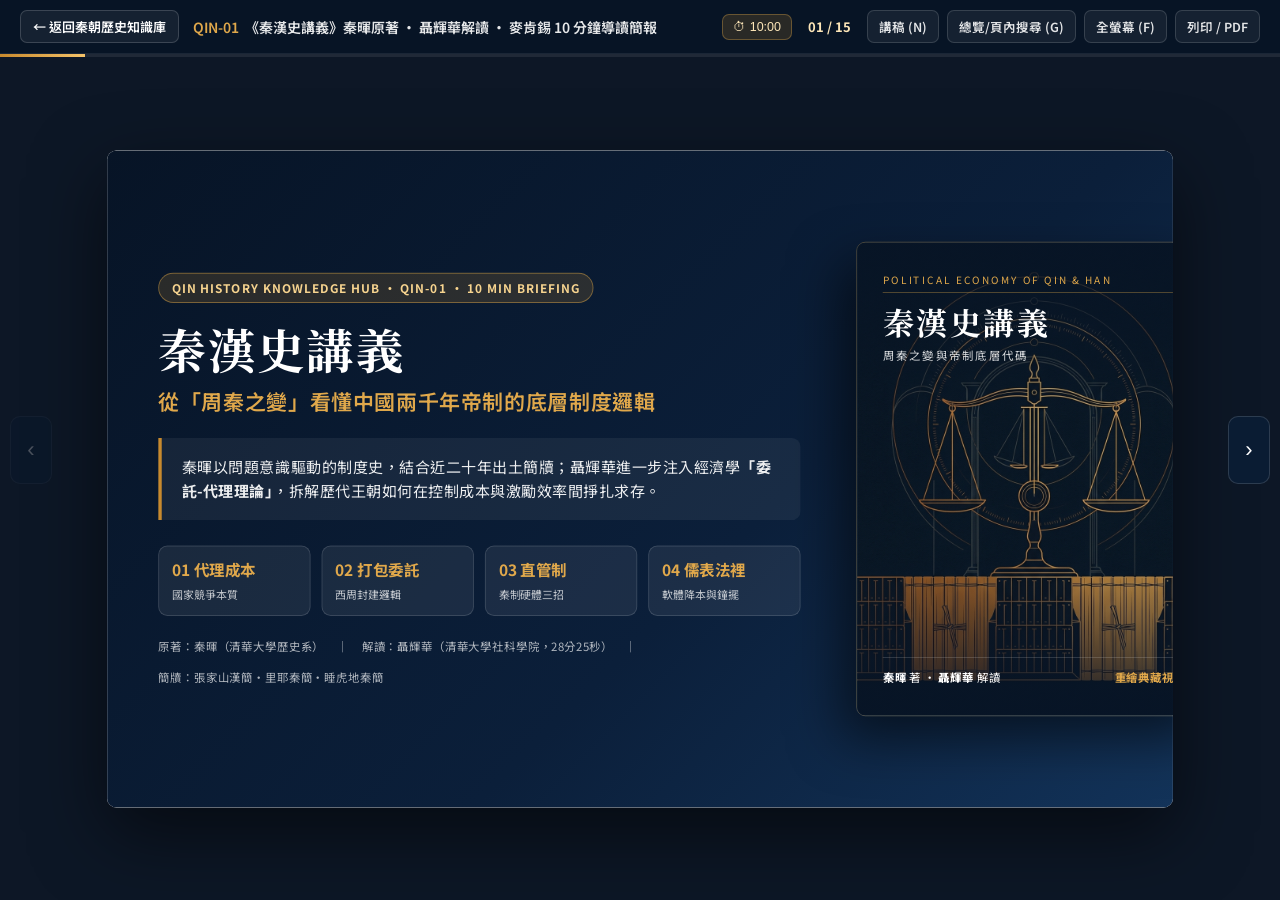
<file: decks/qinhan-lectures-nie.html>
<!DOCTYPE html>
<html lang="zh-Hant">
<head>
  <meta charset="UTF-8" />
  <meta name="viewport" content="width=device-width, initial-scale=1.0" />
  <title>《秦漢史講義》秦暉著・聶輝華解讀｜麥肯錫 10 分鐘精華簡報（15 頁）</title>
  <link rel="preconnect" href="https://fonts.googleapis.com" />
  <link rel="preconnect" href="https://fonts.gstatic.com" crossorigin />
  <link href="https://fonts.googleapis.com/css2?family=Noto+Sans+TC:wght@400;500;600;700&family=Noto+Serif+TC:wght@600;700&display=swap" rel="stylesheet" />
  <link rel="stylesheet" href="../assets/css/deck.css" />
</head>
<body>
  <!-- Top Toolbar -->
  <header class="deck-topbar">
    <div class="deck-left">
      <a href="../index.html" class="btn-back-home">← 返回秦朝歷史知識庫</a>
      <div class="deck-title-bar">
        <span>QIN-01</span>《秦漢史講義》秦暉原著 · 聶輝華解讀 · 麥肯錫 10 分鐘導讀簡報
      </div>
    </div>

    <div class="deck-controls">
      <button type="button" class="timer-pill" id="timer-pill" title="點擊開始/暫停 10 分鐘計時（雙擊重置）">⏱ 10:00</button>
      <span class="slide-counter" id="slide-counter">01 / 15</span>
      <button type="button" class="ctrl-btn" id="btn-notes" title="快捷鍵 N">講稿 (N)</button>
      <button type="button" class="ctrl-btn" id="btn-grid" title="快捷鍵 G">總覽/頁內搜尋 (G)</button>
      <button type="button" class="ctrl-btn" id="btn-fs" title="快捷鍵 F">全螢幕 (F)</button>
      <button type="button" class="ctrl-btn" id="btn-print" title="列印或匯出 PDF">列印 / PDF</button>
    </div>
  </header>

  <div class="progress-track"><div class="progress-fill" id="progress-fill"></div></div>

  <!-- Navigation Arrows -->
  <button type="button" class="nav-arrow nav-prev" id="btn-prev" aria-label="上一頁">‹</button>
  <button type="button" class="nav-arrow nav-next" id="btn-next" aria-label="下一頁">›</button>

  <!-- Main 16:9 Scaled Stage -->
  <main class="stage-wrapper" id="stage-wrapper">
    <div class="stage-scaler" id="stage-scaler">

      <!-- ================================================================
           SLIDE 01 : 封面
           ================================================================ -->
      <section class="slide slide-cover active"
        data-kicker="COVER · 麥肯錫 10 分鐘精華導讀"
        data-title="《秦漢史講義》：從「周秦之變」看懂中國兩千年帝制的底層制度邏輯"
        data-note-conclusion="這是一場從「歷史政治經濟學」出發的 10 分鐘導讀：用委託-代理理論看懂為什麼周制敗給秦制、秦制為何 15 年速崩，以及後世為何必須「外儒內法」。"
        data-note-evidence="來源為清華大學社科學院教授聶輝華解讀清華大學歷史系教授秦暉《秦漢史講義》（音訊 28 分 25 秒）。原書脫胎於近十年清華課堂講義，並結合近二十年出土的張家山漢簡、里耶秦簡、睡虎地秦簡大幅修訂增補。"
        data-note-transition="在進入歷史細節前，我們先用一頁鳥瞰全書的「四部曲邏輯骨架」。">
        <div class="cover-grid">
          <div>
            <div class="cover-tag">QIN HISTORY KNOWLEDGE HUB · QIN-01 · 10 MIN BRIEFING</div>
            <h1 class="cover-title">秦漢史講義</h1>
            <p class="cover-subtitle">從「周秦之變」看懂中國兩千年帝制的底層制度邏輯</p>
            <div class="cover-thesis">
              秦暉以問題意識驅動的制度史，結合近二十年出土簡牘；聶輝華進一步注入經濟學<strong>「委託-代理理論」</strong>，拆解歷代王朝如何在控制成本與激勵效率間掙扎求存。
            </div>
            <div class="cover-four-badges">
              <div class="cover-badge"><strong>01 代理成本</strong><span>國家競爭本質</span></div>
              <div class="cover-badge"><strong>02 打包委託</strong><span>西周封建邏輯</span></div>
              <div class="cover-badge"><strong>03 直管制</strong><span>秦制硬體三招</span></div>
              <div class="cover-badge"><strong>04 儒表法裡</strong><span>軟體降本與鐘擺</span></div>
            </div>
            <div style="margin-top:24px;font-size:12.5px;color:rgba(255,255,255,0.68);display:flex;gap:14px;flex-wrap:wrap;">
              <span>原著：秦暉（清華大學歷史系）</span>
              <span>｜</span>
              <span>解讀：聶輝華（清華大學社科學院，28分25秒）</span>
              <span>｜</span>
              <span>簡牘：張家山漢簡・里耶秦簡・睡虎地秦簡</span>
            </div>
          </div>

          <div class="cover-book-mockup">
            <img src="../assets/images/book-qinhan-lectures-cover.jpg" alt="《秦漢史講義》重新繪製典藏封面插畫" />
            <div class="cover-book-scrim"></div>
            <div class="cover-book-top">
              <div style="font-size:11px;letter-spacing:0.22em;color:#E0A84B;border-bottom:1px solid rgba(224,168,75,0.45);padding-bottom:6px;margin-bottom:12px;">POLITICAL ECONOMY OF QIN & HAN</div>
              <div style="font-family:'Noto Serif TC',serif;font-size:34px;font-weight:700;letter-spacing:0.08em;line-height:1.2;">秦漢史講義</div>
              <div style="font-size:12.5px;color:rgba(255,255,255,0.84);letter-spacing:0.12em;margin-top:6px;">周秦之變與帝制底層代碼</div>
            </div>
            <div class="cover-book-bottom" style="display:flex;justify-content:space-between;align-items:flex-end;border-top:1px solid rgba(255,255,255,0.2);padding-top:12px;font-size:12.5px;">
              <div><strong>秦暉</strong> 著 · <strong>聶輝華</strong> 解讀</div>
              <div style="color:#E0A84B;font-weight:700;">重繪典藏視覺</div>
            </div>
          </div>
        </div>
      </section>

      <!-- ================================================================
           SLIDE 02 : 全書架構圖 (版型 4：連鎖論法)
           ================================================================ -->
      <section class="slide"
        data-kicker="01 · 全書架構圖（版型 4：連鎖論法）"
        data-title="全書以「降低統治成本」為主軸，串聯根本難題、周制打包、秦制直管與儒法國家四部曲"
        data-note-conclusion="「周秦之變」不是一般王朝更替，而是從血緣宗族封建體制向大一統官僚集權體制的根本轉型，整場論證沿著「降低代理成本」四步推進。"
        data-note-evidence="史學家關注「發生了什麼」，經濟學家關注「為什麼發生」（制度設計、激勵機制與選擇後果）。歷史為經濟學提供了天然的實驗場。"
        data-note-transition="首先來看第一個根本問題：古代所有國家究竟面臨什麼共同的統治難題？">
        <div class="slide-header">
          <div class="slide-kicker-row">
            <span class="slide-kicker">01 · BOOK ARCHITECTURE · 全書邏輯骨架</span>
            <span class="slide-pacing">建議節奏 00:40–01:20</span>
          </div>
          <h2 class="action-title">全書以「降低統治成本」為主軸，串聯<em>難題 → 周制 → 秦制 → 儒法國家</em>四部曲</h2>
        </div>

        <div class="slide-body">
          <div class="svg-box" style="flex:1;padding:16px;">
            <svg viewBox="0 0 1140 430" xmlns="http://www.w3.org/2000/svg" font-family="'Noto Sans TC', sans-serif">
              <defs>
                <marker id="s2-arr" viewBox="0 0 10 10" refX="8" refY="5" markerWidth="7" markerHeight="7" orient="auto">
                  <path d="M0,1 L9,5 L0,9 z" fill="#C88A2E"/>
                </marker>
              </defs>

              <!-- Top Banner: Analytical Lens -->
              <rect x="20" y="16" width="1100" height="68" rx="10" fill="#0B1F3A"/>
              <text x="48" y="45" fill="#E0A84B" font-size="13" font-weight="700" letter-spacing="1">底層分析視角：歷史政治經濟學（委託-代理理論）</text>
              <text x="48" y="69" fill="#FFFFFF" font-size="15.5" font-weight="600">核心追問：為何偏偏秦制勝出？為何短短十五年速崩？為何崩後兩千年仍沿用秦制底層邏輯？</text>

              <!-- 4 Sequential Pillars -->
              <!-- Step 1 -->
              <rect x="20" y="114" width="248" height="240" rx="10" fill="#F8FAFC" stroke="#CBD5E1" stroke-width="1.5"/>
              <rect x="20" y="114" width="248" height="46" rx="10" fill="#1E4270"/>
              <text x="144" y="143" text-anchor="middle" fill="#FFFFFF" font-size="15.5" font-weight="700">一、根本難題 (P03–04)</text>
              <text x="38" y="190" fill="#0B1F3A" font-size="14.5" font-weight="700">如何降低代理成本？</text>
              <text x="38" y="218" fill="#475569" font-size="13">• 制度：代理鏈條太長</text>
              <text x="38" y="242" fill="#475569" font-size="13">• 激勵：道德風險與逆向選擇</text>
              <text x="38" y="266" fill="#475569" font-size="13">• 技術：信息不通與交通阻隔</text>
              <rect x="36" y="294" width="216" height="44" rx="6" fill="#FEF7E8" stroke="#E0A84B"/>
              <text x="144" y="321" text-anchor="middle" fill="#B4771E" font-size="12.5" font-weight="700">戰國持久戰 → 制度決定勝負</text>

              <line x1="274" y1="234" x2="300" y2="234" stroke="#C88A2E" stroke-width="3" marker-end="url(#s2-arr)"/>

              <!-- Step 2 -->
              <rect x="306" y="114" width="248" height="240" rx="10" fill="#F8FAFC" stroke="#CBD5E1" stroke-width="1.5"/>
              <rect x="306" y="114" width="248" height="46" rx="10" fill="#1E4270"/>
              <text x="430" y="143" text-anchor="middle" fill="#FFFFFF" font-size="15.5" font-weight="700">二、周制方案 (P05–06)</text>
              <text x="324" y="190" fill="#0B1F3A" font-size="14.5" font-weight="700">血緣宗族「打包委託」</text>
              <text x="324" y="218" fill="#475569" font-size="13">• 四支柱：小共同體/孝/權責/鄉舉</text>
              <text x="324" y="242" fill="#475569" font-size="13">• 經濟：井田公地與熟人社會</text>
              <text x="324" y="266" fill="#B91C1C" font-size="13" font-weight="600">• 弱點：戰時動員低、諸侯私利</text>
              <rect x="322" y="294" width="216" height="44" rx="6" fill="#FEF2F2" stroke="#FCA5A5"/>
              <text x="430" y="321" text-anchor="middle" fill="#B91C1C" font-size="12.5" font-weight="700">鐵器牛耕普及 → 動搖宗族根基</text>

              <line x1="560" y1="234" x2="586" y2="234" stroke="#C88A2E" stroke-width="3" marker-end="url(#s2-arr)"/>

              <!-- Step 3 -->
              <rect x="592" y="114" width="248" height="240" rx="10" fill="#F8FAFC" stroke="#CBD5E1" stroke-width="1.5"/>
              <rect x="592" y="114" width="248" height="46" rx="10" fill="#C88A2E"/>
              <text x="716" y="143" text-anchor="middle" fill="#FFFFFF" font-size="15.5" font-weight="700">三、秦制勝出 (P07–10)</text>
              <text x="610" y="190" fill="#0B1F3A" font-size="14.5" font-weight="700">直管制＋法家三招硬體</text>
              <text x="610" y="218" fill="#475569" font-size="13">• 取消中間層：壓縮至三層直管</text>
              <text x="610" y="242" fill="#475569" font-size="13">• 硬體：編戶齊民/軍功/以吏為師</text>
              <text x="610" y="266" fill="#B91C1C" font-size="13" font-weight="600">• 困境：和平期監督成本無限高</text>
              <rect x="608" y="294" width="216" height="44" rx="6" fill="#FEF7E8" stroke="#E0A84B"/>
              <text x="716" y="321" text-anchor="middle" fill="#B4771E" font-size="12.5" font-weight="700">贏得六國戰爭卻十五年速崩</text>

              <line x1="846" y1="234" x2="872" y2="234" stroke="#C88A2E" stroke-width="3" marker-end="url(#s2-arr)"/>

              <!-- Step 4 -->
              <rect x="878" y="114" width="242" height="240" rx="10" fill="#0B1F3A" stroke="#C88A2E" stroke-width="2"/>
              <rect x="878" y="114" width="242" height="46" rx="10" fill="#132E52"/>
              <text x="999" y="143" text-anchor="middle" fill="#E0A84B" font-size="15.5" font-weight="700">四、儒法國家 (P11–14)</text>
              <text x="896" y="190" fill="#FFFFFF" font-size="14.5" font-weight="700">硬體骨肉＋軟體降本</text>
              <text x="896" y="218" fill="#CBD5E1" font-size="13">• 儒為表（甜酒）：降低服從成本</text>
              <text x="896" y="242" fill="#CBD5E1" font-size="13">• 法為裡（骨肉）：維持皇權汲取</text>
              <text x="896" y="266" fill="#CBD5E1" font-size="13">• 道家潤滑：上位無為變犬儒</text>
              <rect x="894" y="294" width="210" height="44" rx="6" fill="#C88A2E"/>
              <text x="999" y="321" text-anchor="middle" fill="#FFFFFF" font-size="12.5" font-weight="700">延續兩千年 ✕ 集權分權鐘擺</text>

              <!-- Bottom Spine -->
              <rect x="20" y="376" width="1100" height="38" rx="8" fill="#F1F5F9"/>
              <text x="570" y="400" text-anchor="middle" fill="#0B1F3A" font-size="13.5" font-weight="700">貫穿全書的核心命題：制度轉型並非道德選擇，而是「代理成本」在戰爭與和平壓力下的均衡演進</text>
            </svg>
          </div>
        </div>

        <div class="slide-footer">
          <span class="slide-takeaway">周秦之變是政治社會體制的根本轉型，需以「代理成本」四步脈絡一體理解</span>
          <span class="page-num">02 / 15</span>
        </div>
      </section>

      <!-- ================================================================
           SLIDE 03 : 根本難題 — 委託-代理成本三來源 (版型 3：結合論法)
           ================================================================ -->
      <section class="slide"
        data-kicker="02 · 第一部：根本難題（版型 3：結合論法）"
        data-title="統治者無法親管所有人，「代理成本」的高低取決於制度、激勵與技術三大來源"
        data-note-conclusion="任何古代國家的核心挑戰都一樣：統治者必須委託代理人去管治，而代理人有私利，導致「代理成本（額外損耗）」無處不在。"
        data-note-evidence="聶輝華拆解三大來源：第一，制度層面（如皇帝到縣令層數越多，指令越容易走樣摻水）；第二，激勵層面（道德風險＝收稅中飽私囊或開城投降；逆向選擇＝溜鬚拍馬升遷）；第三，技術層面（信息不通與交通網絡，報上來的數據經層層修飾）。"
        data-note-transition="在和平與戰爭兩種不同場景下，這三種代理成本會產生完全不同的致命性。">
        <div class="slide-header">
          <div class="slide-kicker-row">
            <span class="slide-kicker">02 · PRINCIPAL-AGENT PROBLEM · 代理成本拆解</span>
            <span class="slide-pacing">建議節奏 01:20–02:00</span>
          </div>
          <h2 class="action-title">統治者無法親管所有人，「代理成本」的高低取決於<em>制度、激勵與技術</em>三大來源</h2>
        </div>

        <div class="slide-body">
          <div class="grid-2-wide">
            <div class="svg-box" style="padding:14px;">
              <svg viewBox="0 0 680 420" xmlns="http://www.w3.org/2000/svg" font-family="'Noto Sans TC', sans-serif">
                <defs>
                  <marker id="s3-arr" viewBox="0 0 10 10" refX="8" refY="5" markerWidth="6" markerHeight="6" orient="auto">
                    <path d="M0,1 L9,5 L0,9 z" fill="#0B1F3A"/>
                  </marker>
                </defs>
                <!-- Top Conclusion Box -->
                <rect x="130" y="14" width="420" height="62" rx="10" fill="#0B1F3A"/>
                <text x="340" y="40" text-anchor="middle" fill="#E0A84B" font-size="12" font-weight="700">CORE GOVERNANCE LOSS</text>
                <text x="340" y="63" text-anchor="middle" fill="#FFFFFF" font-size="16" font-weight="700">高昂代理成本（統治不得不承受的額外損耗）</text>

                <!-- Converging Arrows -->
                <line x1="115" y1="120" x2="240" y2="82" stroke="#0B1F3A" stroke-width="2" marker-end="url(#s3-arr)"/>
                <line x1="340" y1="120" x2="340" y2="84" stroke="#0B1F3A" stroke-width="2" marker-end="url(#s3-arr)"/>
                <line x1="565" y1="120" x2="440" y2="82" stroke="#0B1F3A" stroke-width="2" marker-end="url(#s3-arr)"/>

                <!-- Driver 1 -->
                <rect x="18" y="124" width="198" height="278" rx="10" fill="#F8FAFC" stroke="#0B1F3A" stroke-width="1.8"/>
                <rect x="18" y="124" width="198" height="44" rx="10" fill="#1E4270"/>
                <text x="117" y="152" text-anchor="middle" fill="#FFFFFF" font-size="15" font-weight="700">1. 制度層面</text>
                <text x="117" y="192" text-anchor="middle" fill="#0B1F3A" font-size="14.5" font-weight="700">代理鏈條太長</text>
                <rect x="42" y="210" width="150" height="28" rx="5" fill="#FFFFFF" stroke="#CBD5E1"/>
                <text x="117" y="229" text-anchor="middle" fill="#334155" font-size="12">最高統治者（委託人）</text>
                <text x="117" y="254" text-anchor="middle" fill="#C88A2E" font-size="13" font-weight="700">↓ 利益考量＋資訊過濾</text>
                <rect x="42" y="264" width="150" height="28" rx="5" fill="#FFFFFF" stroke="#CBD5E1"/>
                <text x="117" y="283" text-anchor="middle" fill="#334155" font-size="12">多層中間代理人</text>
                <text x="117" y="308" text-anchor="middle" fill="#C88A2E" font-size="13" font-weight="700">↓ 走樣・扭曲・摻水</text>
                <rect x="42" y="318" width="150" height="28" rx="5" fill="#FEF2F2" stroke="#FCA5A5"/>
                <text x="117" y="337" text-anchor="middle" fill="#B91C1C" font-size="12" font-weight="700">基層縣令執行失真</text>
                <text x="117" y="378" text-anchor="middle" fill="#475569" font-size="12">發出的指令 ≠ 執行的結果</text>

                <!-- Driver 2 -->
                <rect x="240" y="124" width="200" height="278" rx="10" fill="#FEF7E8" stroke="#C88A2E" stroke-width="2"/>
                <rect x="240" y="124" width="200" height="44" rx="10" fill="#C88A2E"/>
                <text x="340" y="152" text-anchor="middle" fill="#FFFFFF" font-size="15" font-weight="700">2. 激勵層面</text>
                <text x="340" y="192" text-anchor="middle" fill="#0B1F3A" font-size="14.5" font-weight="700">道德風險 &amp; 逆向選擇</text>
                <rect x="256" y="210" width="168" height="78" rx="7" fill="#FFFFFF" stroke="#E0A84B"/>
                <text x="340" y="231" text-anchor="middle" fill="#B4771E" font-size="13" font-weight="700">道德風險 (偷懶/謀私)</text>
                <text x="340" y="253" text-anchor="middle" fill="#334155" font-size="12">派去收稅 ➔ 中飽私囊</text>
                <text x="340" y="273" text-anchor="middle" fill="#334155" font-size="12">派去守城 ➔ 開城投降</text>

                <rect x="256" y="300" width="168" height="84" rx="7" fill="#FFFFFF" stroke="#E0A84B"/>
                <text x="340" y="321" text-anchor="middle" fill="#B4771E" font-size="13" font-weight="700">逆向選擇 (用人失準)</text>
                <text x="340" y="343" text-anchor="middle" fill="#334155" font-size="12">溜鬚拍馬者一路升遷</text>
                <text x="340" y="363" text-anchor="middle" fill="#334155" font-size="12">真正能幹者反被埋沒</text>

                <!-- Driver 3 -->
                <rect x="464" y="124" width="198" height="278" rx="10" fill="#F8FAFC" stroke="#0B1F3A" stroke-width="1.8"/>
                <rect x="464" y="124" width="198" height="44" rx="10" fill="#1E4270"/>
                <text x="563" y="152" text-anchor="middle" fill="#FFFFFF" font-size="15" font-weight="700">3. 技術層面</text>
                <text x="563" y="192" text-anchor="middle" fill="#0B1F3A" font-size="14.5" font-weight="700">信息與交通限制</text>
                <rect x="480" y="212" width="166" height="58" rx="6" fill="#FFFFFF" stroke="#CBD5E1"/>
                <text x="563" y="236" text-anchor="middle" fill="#0B1F3A" font-size="12.5" font-weight="700">交通網絡與通訊瓶頸</text>
                <text x="563" y="256" text-anchor="middle" fill="#475569" font-size="12">無法即時知悉基層實況</text>

                <rect x="480" y="284" width="166" height="68" rx="6" fill="#FFFFFF" stroke="#CBD5E1"/>
                <text x="563" y="308" text-anchor="middle" fill="#0B1F3A" font-size="12.5" font-weight="700">信息嚴重不對稱</text>
                <text x="563" y="328" text-anchor="middle" fill="#475569" font-size="12">上報數據經層層修飾，</text>
                <text x="563" y="344" text-anchor="middle" fill="#475569" font-size="12">代理人極易做手腳</text>

                <text x="563" y="382" text-anchor="middle" fill="#B91C1C" font-size="12.5" font-weight="700">防範將領擁兵自重＝額外成本</text>
              </svg>
            </div>

            <div style="display:flex;flex-direction:column;gap:14px;">
              <div class="mc-card navy-top">
                <div class="card-label">DEFINITION · 核心定義</div>
                <h3 class="card-title">什麼是政治中的「代理成本」？</h3>
                <ul class="mc-list">
                  <li><strong>直接定義</strong>：統治者為了讓代理人按自己意思辦事，不得不付出的額外代價與精力。</li>
                  <li><strong>典型案例</strong>：派將軍外出打仗，防範他擁兵自重、不聽調遣所消耗的監控精力，本身就是高昂的代理成本。</li>
                  <li><strong>普遍性</strong>：從古代帝國到現代組織，凡存在委託-代理關係便必定存在，區別只在於<strong>高低</strong>。</li>
                </ul>
              </div>

              <div class="callout-gold">
                <strong>經濟學判準：</strong>制度的優劣沒有抽象標準；誰的制度能將關鍵情境下的三類「代理成本」壓到最低，誰就能在長週期競爭中勝出。
              </div>
            </div>
          </div>
        </div>

        <div class="slide-footer">
          <span class="slide-takeaway">代理成本決定治理損耗，制度設計的核心任務就是對抗鏈條走樣、道德風險與資訊不對稱</span>
          <span class="page-num">03 / 15</span>
        </div>
      </section>

      <!-- ================================================================
           SLIDE 04 : 和平 vs 戰爭與三組制度對決 (版型 6：對立論法)
           ================================================================ -->
      <section class="slide"
        data-kicker="03 · 第一部：制度競爭（版型 6：對立論法）"
        data-title="春秋戰國數百年持久戰將「戰時代理成本」推向極限，迫使列國進行三組生死制度對決"
        data-note-conclusion="國家競爭本質上是制度競爭：在「統治者權力慾望無限 × 資源稀缺」的約束下，戰爭時期誰的代理成本更低，誰就能淘汰對手。"
        data-note-evidence="和平時期主要代理問題是徵稅與維持秩序，尚可慢慢協調；戰爭時期則要讓農民當兵、士兵賣命、高效運糧並管好新佔領區，決策鏈條稍微一拖就會輸掉戰爭。因此春秋戰國的勝負，實質取決於三組制度對決。"
        data-note-transition="理解了戰爭篩選機制後，我們先檢視原本稱霸和平時期的「周制」究竟如何運作，又為何失靈。">
        <div class="slide-header">
          <div class="slide-kicker-row">
            <span class="slide-kicker">03 · INSTITUTIONAL COMPETITION · 戰國篩選機制</span>
            <span class="slide-pacing">建議節奏 02:00–02:40</span>
          </div>
          <h2 class="action-title">春秋戰國持久戰將<em>戰時代理成本</em>推至極限，迫使國家展開三組核心制度對決</h2>
        </div>

        <div class="slide-body">
          <div class="grid-2">
            <!-- Left: Peace vs War comparison table -->
            <div class="mc-card navy-top" style="justify-content:space-between;">
              <div>
                <div class="card-label">CONTEXT SHIFT · 雙時態代理壓力對比</div>
                <h3 class="card-title">為什麼「數百年戰國」徹底改變遊戲規則？</h3>
                <table class="mc-table">
                  <thead>
                    <tr>
                      <th style="width:24%;">比較維度</th>
                      <th style="width:36%;">和平時期</th>
                      <th style="width:40%;">戰爭時期（春秋戰國常態）</th>
                    </tr>
                  </thead>
                  <tbody>
                    <tr>
                      <td><strong>核心代理任務</strong></td>
                      <td>徵收賦稅、維持社會基本秩序</td>
                      <td><strong>農民當兵、士兵賣命、高效運糧、管治新佔領區</strong></td>
                    </tr>
                    <tr>
                      <td><strong>時間容錯度</strong></td>
                      <td>相對寬裕，可逐級協調溝通</td>
                      <td><strong>分秒必爭，決策鏈稍長即戰敗亡國</strong></td>
                    </tr>
                    <tr>
                      <td><strong>競爭均衡</strong></td>
                      <td>熟人自治即可穩定運行</td>
                      <td><strong>權力慾望無限 × 資源稀缺 → 低成本制度淘汰高成本制度</strong></td>
                    </tr>
                  </tbody>
                </table>
              </div>
              <div class="callout-navy">
                <strong>演化鐵律：</strong>均衡狀態下，代理成本更低的國家必然打敗代理成本更高的國家；代理成本由制度決定，故國家競爭說到底是<strong>制度的競爭</strong>。
              </div>
            </div>

            <!-- Right: Three Institutional Duels SVG -->
            <div class="svg-box" style="padding:14px;">
              <svg viewBox="0 0 560 420" xmlns="http://www.w3.org/2000/svg" font-family="'Noto Sans TC', sans-serif">
                <text x="280" y="26" text-anchor="middle" fill="#0B1F3A" font-size="16" font-weight="700">春秋戰國「周秦之變」三組核心制度對決</text>
                <text x="280" y="48" text-anchor="middle" fill="#64748B" font-size="12.5">秦制戰勝六國，本質是右側三套制度全面擊敗左側</text>

                <!-- Column Headers -->
                <rect x="20" y="68" width="215" height="36" rx="6" fill="#1E4270"/>
                <text x="127" y="91" text-anchor="middle" fill="#FFFFFF" font-size="14" font-weight="700">秦制勝出方案（低戰時成本）</text>

                <rect x="325" y="68" width="215" height="36" rx="6" fill="#E2E8F0"/>
                <text x="432" y="91" text-anchor="middle" fill="#475569" font-size="14" font-weight="700">傳統周制方案（高戰時成本）</text>

                <!-- Duel 1 -->
                <rect x="20" y="122" width="215" height="78" rx="8" fill="#FEF7E8" stroke="#C88A2E" stroke-width="2"/>
                <text x="127" y="155" text-anchor="middle" fill="#0B1F3A" font-size="20" font-weight="700">郡縣制</text>
                <text x="127" y="181" text-anchor="middle" fill="#B4771E" font-size="12.5" font-weight="700">中央直派・動員零阻滯</text>

                <circle cx="280" cy="161" r="20" fill="#0B1F3A"/>
                <text x="280" y="166" text-anchor="middle" fill="#E0A84B" font-size="13" font-weight="800">VS</text>

                <rect x="325" y="122" width="215" height="78" rx="8" fill="#F8FAFC" stroke="#CBD5E1" stroke-width="1.5"/>
                <text x="432" y="155" text-anchor="middle" fill="#475569" font-size="20" font-weight="700">封建制</text>
                <text x="432" y="181" text-anchor="middle" fill="#64748B" font-size="12.5">層層分封・諸侯各自盤算</text>

                <!-- Duel 2 -->
                <rect x="20" y="220" width="215" height="78" rx="8" fill="#FEF7E8" stroke="#C88A2E" stroke-width="2"/>
                <text x="127" y="253" text-anchor="middle" fill="#0B1F3A" font-size="20" font-weight="700">軍功制</text>
                <text x="127" y="279" text-anchor="middle" fill="#B4771E" font-size="12.5" font-weight="700">殺敵晉升・激勵相容賣命</text>

                <circle cx="280" cy="259" r="20" fill="#0B1F3A"/>
                <text x="280" y="264" text-anchor="middle" fill="#E0A84B" font-size="13" font-weight="800">VS</text>

                <rect x="325" y="220" width="215" height="78" rx="8" fill="#F8FAFC" stroke="#CBD5E1" stroke-width="1.5"/>
                <text x="432" y="253" text-anchor="middle" fill="#475569" font-size="20" font-weight="700">貴族制</text>
                <text x="432" y="279" text-anchor="middle" fill="#64748B" font-size="12.5">血緣世襲・戰場逆向選擇</text>

                <!-- Duel 3 -->
                <rect x="20" y="318" width="215" height="78" rx="8" fill="#FEF7E8" stroke="#C88A2E" stroke-width="2"/>
                <text x="127" y="351" text-anchor="middle" fill="#0B1F3A" font-size="20" font-weight="700">官僚制</text>
                <text x="127" y="377" text-anchor="middle" fill="#B4771E" font-size="12.5" font-weight="700">任免雇員・直接聽命皇權</text>

                <circle cx="280" cy="357" r="20" fill="#0B1F3A"/>
                <text x="280" y="362" text-anchor="middle" fill="#E0A84B" font-size="13" font-weight="800">VS</text>

                <rect x="325" y="318" width="215" height="78" rx="8" fill="#F8FAFC" stroke="#CBD5E1" stroke-width="1.5"/>
                <text x="432" y="351" text-anchor="middle" fill="#475569" font-size="20" font-weight="700">宗法制</text>
                <text x="432" y="377" text-anchor="middle" fill="#64748B" font-size="12.5">小共同體・只忠直接領主</text>
              </svg>
            </div>
          </div>
        </div>

        <div class="slide-footer">
          <span class="slide-takeaway">郡縣制、軍功制、官僚制構成周秦之變的戰略勝負手</span>
          <span class="page-num">04 / 15</span>
        </div>
      </section>

      <!-- ================================================================
           SLIDE 05 : 周制正名與「打包委託」分包邏輯 (版型 1：一對一論法)
           ================================================================ -->
      <section class="slide"
        data-kicker="04 · 第二部：周制邏輯（版型 1：一對一論法）"
        data-title="秦朝不是「進入封建社會」而是「走出封建」；周制核心是以熟人社會降低監督的「打包委託」"
        data-note-conclusion="理解周制必須先為「封建」正名：西周才是真正的封邦建國封建社會，秦始皇恰恰是「滅封建、立郡縣」。周制透過層層「打包委託」，靠熟人社會維持低監督成本。"
        data-note-evidence="教科書稱「秦朝進入封建社會」源自郭沫若 20 世紀的說法，秦暉認為完全搞反。在周制分包體系裡，「我的僕人的僕人不是我的僕人」、「我的主人的主人不是我的主人」，每層領主只管自己的「包」。"
        data-note-transition="這套「打包委託」具體靠哪四根制度支柱與經濟基礎運轉？下一頁拆解。">
        <div class="slide-header">
          <div class="slide-kicker-row">
            <span class="slide-kicker">04 · ZHOU FEUDALISM · 概念正名與打包委託</span>
            <span class="slide-pacing">建議節奏 02:40–03:20</span>
          </div>
          <h2 class="action-title">秦朝是<em>「走出封建」</em>而非進入封建；周制以「打包委託」藉熟人社會降本</h2>
        </div>

        <div class="slide-body">
          <div class="grid-2-left">
            <div style="display:flex;flex-direction:column;gap:14px;">
              <div class="mc-card red-top">
                <div class="card-label">CONCEPT CORRECTION · 關鍵正名</div>
                <h3 class="card-title">破除教科書對「封建」的誤讀</h3>
                <ul class="mc-list">
                  <li><strong>流行誤說</strong>：20 世紀郭沫若提出「秦朝進入封建社會」。</li>
                  <li><strong>秦暉糾偏</strong>：古語「封建」即「封邦建國」（天子封諸侯、諸侯封卿大夫）。<strong>西周才是封建社會</strong>，秦始皇功績恰是<strong>「滅封建、立郡縣」</strong>，因此秦朝是<strong>走出封建社會</strong>。</li>
                </ul>
              </div>

              <div class="mc-card gold-top" style="flex:1;">
                <div class="card-label">GOVERNANCE LOGIC · 分包制優勢</div>
                <h3 class="card-title">為何長鏈條在和平期反而好管？</h3>
                <ul class="mc-list">
                  <li><strong>邊界清晰</strong>：周天子不直接管每個人，而是層層打包分封。</li>
                  <li><strong>熟人治理</strong>：每一包內部都是血緣宗族熟人社會，<strong>信息不對稱極低、監督成本極低</strong>，因此在和平時期運轉相當良好。</li>
                </ul>
              </div>
            </div>

            <div class="svg-box" style="padding:14px;">
              <svg viewBox="0 0 640 420" xmlns="http://www.w3.org/2000/svg" font-family="'Noto Sans TC', sans-serif">
                <text x="320" y="26" text-anchor="middle" fill="#0B1F3A" font-size="16" font-weight="700">周制「打包委託（分包制）」代理模型</text>

                <!-- Nested / Cascading Packages -->
                <!-- Tier 1 -->
                <rect x="200" y="48" width="240" height="52" rx="8" fill="#0B1F3A"/>
                <text x="320" y="72" text-anchor="middle" fill="#E0A84B" font-size="12" font-weight="700">最高委託人</text>
                <text x="320" y="91" text-anchor="middle" fill="#FFFFFF" font-size="16" font-weight="700">周天子（不直接管庶人）</text>

                <line x1="250" y1="100" x2="155" y2="134" stroke="#C88A2E" stroke-width="2.5"/>
                <line x1="390" y1="100" x2="485" y2="134" stroke="#C88A2E" stroke-width="2.5"/>
                <text x="320" y="122" text-anchor="middle" fill="#B4771E" font-size="11.5" font-weight="700">打包分封土地與人民</text>

                <!-- Tier 2 -->
                <rect x="40" y="136" width="230" height="54" rx="8" fill="#1E4270"/>
                <text x="155" y="160" text-anchor="middle" fill="#FFFFFF" font-size="15" font-weight="700">諸侯國（包 A）</text>
                <text x="155" y="180" text-anchor="middle" fill="#CBD5E1" font-size="11.5">僅對天子負責・包內自主</text>

                <rect x="370" y="136" width="230" height="54" rx="8" fill="#1E4270"/>
                <text x="485" y="160" text-anchor="middle" fill="#FFFFFF" font-size="15" font-weight="700">諸侯國（包 B）</text>
                <text x="485" y="180" text-anchor="middle" fill="#CBD5E1" font-size="11.5">僅對天子負責・包內自主</text>

                <line x1="155" y1="190" x2="155" y2="218" stroke="#64748B" stroke-width="2"/>
                <line x1="485" y1="190" x2="485" y2="218" stroke="#64748B" stroke-width="2"/>

                <!-- Tier 3 -->
                <rect x="40" y="220" width="230" height="52" rx="8" fill="#F8FAFC" stroke="#1E4270" stroke-width="1.8"/>
                <text x="155" y="244" text-anchor="middle" fill="#0B1F3A" font-size="14.5" font-weight="700">卿大夫采邑（再分包）</text>
                <text x="155" y="263" text-anchor="middle" fill="#475569" font-size="11.5">血緣宗族熟人網絡</text>

                <rect x="370" y="220" width="230" height="52" rx="8" fill="#F8FAFC" stroke="#1E4270" stroke-width="1.8"/>
                <text x="485" y="244" text-anchor="middle" fill="#0B1F3A" font-size="14.5" font-weight="700">卿大夫采邑（再分包）</text>
                <text x="485" y="263" text-anchor="middle" fill="#475569" font-size="11.5">血緣宗族熟人網絡</text>

                <line x1="155" y1="272" x2="155" y2="298" stroke="#64748B" stroke-width="2"/>
                <line x1="485" y1="272" x2="485" y2="298" stroke="#64748B" stroke-width="2"/>

                <!-- Tier 4 -->
                <rect x="40" y="300" width="560" height="48" rx="8" fill="#F1F5F9" stroke="#CBD5E1"/>
                <text x="320" y="329" text-anchor="middle" fill="#334155" font-size="14" font-weight="700">士 ➔ 庶人（嵌入宗族小共同體內，不直接面對最高君主）</text>

                <!-- Principle Callout -->
                <rect x="40" y="362" width="560" height="46" rx="8" fill="#FEF7E8" stroke="#C88A2E" stroke-width="1.5"/>
                <text x="320" y="390" text-anchor="middle" fill="#0B1F3A" font-size="13.5" font-weight="700">分包鐵律：「我的僕人的僕人不是我的僕人」｜「我的主人的主人不是我的主人」</text>
              </svg>
            </div>
          </div>
        </div>

        <div class="slide-footer">
          <span class="slide-takeaway">西周「打包委託」不追求跨層直管，而是容許長鏈條並在每包內實現熟人低成本監督</span>
          <span class="page-num">05 / 15</span>
        </div>
      </section>

      <!-- ================================================================
           SLIDE 06 : 周制四大支柱與井田經濟基礎 (版型 2：並列論法)
           ================================================================ -->
      <section class="slide"
        data-kicker="05 · 第二部：周制支柱與產權（版型 2：並列論法）"
        data-title="周制靠「小共同體、孝高於忠、權責對應、鄉舉里選」與井田公地維繫，卻因鐵器牛耕動搖"
        data-note-conclusion="周制四個特徵相互支撐，連同井田公地制度構成一個穩固的小共同體社會；直到鐵器牛耕普及，個體家庭才具備脫離宗族獨立耕作的能力。"
        data-note-evidence="關鍵史料：辛俞追隨欒氏而不從晉君（忠於直接委託人）；伍子胥為父鞭屍楚平王被視為義舉，屈原愚忠反是周制異類；孟子「聞誅一夫紂矣」反映君主違約即可解約，氣得朱元璋把孟子趕出孔廟；井田制屬於「族」和「宗」的小共同體公地（「溥天之下莫非王土」僅指政治領導而非直接產權）。"
        data-note-transition="當和平期演變為數百年的戰國持久戰，這套溫情脈脈的熟人分包制隨即暴露出致命缺陷。">
        <div class="slide-header">
          <div class="slide-kicker-row">
            <span class="slide-kicker">05 · ZHOU PILLARS &amp; JINGTIAN · 四大支柱與經濟變遷</span>
            <span class="slide-pacing">建議節奏 03:20–04:05</span>
          </div>
          <h2 class="action-title">周制以<em>四大倫理與選拔支柱</em>及宗族公地維繫，卻在鐵器牛耕普及後鬆動</h2>
        </div>

        <div class="slide-body" style="gap:14px;">
          <!-- 4 Pillars Row -->
          <div style="display:grid;grid-template-columns:repeat(4,1fr);gap:14px;flex:1;">
            <div class="mc-card navy-top">
              <div class="card-label">01 · 社會單元</div>
              <h3 class="card-title">小共同體本位</h3>
              <ul class="mc-list">
                <li>基本單元是<strong>血緣宗族</strong>。</li>
                <li><strong>辛俞</strong>堅持追隨欒氏家族，即便違背晉國國君命令亦無人指責。</li>
                <li>只需忠於「直接委託人」，無須跨層負責。</li>
              </ul>
            </div>

            <div class="mc-card navy-top">
              <div class="card-label">02 · 倫理排序</div>
              <h3 class="card-title">孝高於忠</h3>
              <ul class="mc-list">
                <li>「為父絕君，不為君絕父」，強調<strong>從道不從君</strong>。</li>
                <li><strong>伍子胥</strong>為父鞭屍楚平王是義舉；<strong>屈原</strong>愚忠楚王反是周制異類。</li>
                <li>後世改推屈原，重塑為「忠任何君主」。</li>
              </ul>
            </div>

            <div class="mc-card gold-top">
              <div class="card-label">03 · 契約精神</div>
              <h3 class="card-title">權責對應</h3>
              <ul class="mc-list">
                <li>「君君臣臣」是<strong>雙向約束</strong>，非單向服從。</li>
                <li>孟子：<strong>「聞誅一夫紂矣，未聞弑君也」</strong>＝委託人違約，代理人可解除合同。</li>
                <li>明太祖<strong>朱元璋</strong>氣得將孟子逐出孔廟。</li>
              </ul>
            </div>

            <div class="mc-card navy-top">
              <div class="card-label">04 · 選拔機制</div>
              <h3 class="card-title">鄉舉里選</h3>
              <ul class="mc-list">
                <li>下面推薦、上面考察的<strong>「尚德之舉」</strong>。</li>
                <li>熟人社會裡誰品德好、能力強皆知情，信息不對稱極低。</li>
                <li>靠口碑與品德，非後世科舉量化考試。</li>
              </ul>
            </div>
          </div>

          <!-- Bottom Economic Transition SVG -->
          <div class="svg-box" style="height:142px;padding:10px 16px;">
            <svg viewBox="0 0 1140 116" xmlns="http://www.w3.org/2000/svg" font-family="'Noto Sans TC', sans-serif">
              <defs>
                <marker id="s6-arr" viewBox="0 0 10 10" refX="8" refY="5" markerWidth="6" markerHeight="6" orient="auto">
                  <path d="M0,1 L9,5 L0,9 z" fill="#C88A2E"/>
                </marker>
              </defs>
              <!-- Box 1: Jingtian -->
              <rect x="8" y="10" width="380" height="96" rx="8" fill="#F8FAFC" stroke="#1E4270" stroke-width="1.5"/>
              <text x="26" y="36" fill="#0B1F3A" font-size="14" font-weight="700">經濟基礎正名：井田制＝小共同體公共土地</text>
              <text x="26" y="60" fill="#475569" font-size="12.5">• 既非國有制，亦非私有制，土地屬於「族」與「宗」</text>
              <text x="26" y="82" fill="#475569" font-size="12.5">• 「溥天之下，莫非王土」指政治領導，非國家產權控制</text>

              <line x1="396" y1="58" x2="430" y2="58" stroke="#C88A2E" stroke-width="2.5" marker-end="url(#s6-arr)"/>

              <!-- Box 2: Tech Base -->
              <rect x="436" y="10" width="320" height="96" rx="8" fill="#F1F5F9" stroke="#CBD5E1"/>
              <text x="454" y="36" fill="#0B1F3A" font-size="14" font-weight="700">西周技術條件：木石農具・集體耕作</text>
              <text x="454" y="60" fill="#475569" font-size="12.5">• 單家獨戶無法存活，百姓無法脫離宗族</text>
              <text x="454" y="82" fill="#475569" font-size="12.5">• 小共同體結構在和平時期相當穩固</text>

              <line x1="764" y1="58" x2="798" y2="58" stroke="#C88A2E" stroke-width="2.5" marker-end="url(#s6-arr)"/>

              <!-- Box 3: Disruption -->
              <rect x="804" y="10" width="328" height="96" rx="8" fill="#FEF7E8" stroke="#C88A2E" stroke-width="2"/>
              <text x="822" y="36" fill="#B4771E" font-size="14" font-weight="700">關鍵轉折：鐵器牛耕普及改變一切</text>
              <text x="822" y="60" fill="#0B1F3A" font-size="12.5" font-weight="600">• 個體家庭具備脫離宗族獨立耕作的能力</text>
              <text x="822" y="82" fill="#0B1F3A" font-size="12.5" font-weight="600">• 為法家「拆散宗族、編戶齊民」提供經濟基礎</text>
            </svg>
          </div>
        </div>

        <div class="slide-footer">
          <span class="slide-takeaway">周制四支柱互相咬合，而鐵器牛耕讓農戶能脫離宗族，開啟法家改造空間</span>
          <span class="page-num">06 / 15</span>
        </div>
      </section>

      <!-- ================================================================
           SLIDE 07 : 周制戰時崩壞 vs 秦制直管制與基層穿透 (版型 6：對立論法)
           ================================================================ -->
      <section class="slide"
        data-kicker="06 · 第三部：直管制轉向（版型 6：對立論法）"
        data-title="周制因諸侯私利與世襲在戰時失靈；秦制「取消中間層」壓縮為三層直管並穿透至廿五家之里"
        data-note-conclusion="秦制與周制在組織架構上的本質差異，就是從「五層打包分包」變成「三層一竿子插到底」，且帝國權力深入最基層村落，打破所謂「皇權不下縣」的錯覺。"
        data-note-evidence="周制戰時三大死穴：諸侯不一定替天子打仗（道德風險）、代理鏈長導致徵兵徵糧低效（制度成本）、貴族世襲不見得能打仗（逆向選擇）。秦制將鏈條壓縮為「皇帝—郡守—縣令」，所有官員皆皇帝雇員；漢承秦制，縣以下設「鄉」「里」，一里僅二十五家卻設里正、里父老、里佐、里治中，有圍牆早晚點名關大門，劉邦當過的泗水亭長即相當於鄉裡公安派出所所長。"
        data-note-transition="在「一竿子插到底」的直管架構上，法家究竟靠哪三招具體制度擊敗六國？">
        <div class="slide-header">
          <div class="slide-kicker-row">
            <span class="slide-kicker">06 · DIRECT GOVERNANCE · 五層分包 vs. 三層直管</span>
            <span class="slide-pacing">建議節奏 04:05–04:45</span>
          </div>
          <h2 class="action-title">秦制<em>「取消中間層、一竿子插到底」</em>壓縮代理鏈至三層，權力直抵廿五家之里</h2>
        </div>

        <div class="slide-body">
          <div class="grid-2-wide">
            <div class="svg-box" style="padding:14px;">
              <svg viewBox="0 0 680 420" xmlns="http://www.w3.org/2000/svg" font-family="'Noto Sans TC', sans-serif">
                <!-- Left Side: Zhou 5 layers -->
                <rect x="16" y="14" width="290" height="392" rx="10" fill="#F8FAFC" stroke="#CBD5E1" stroke-width="1.5"/>
                <text x="161" y="42" text-anchor="middle" fill="#475569" font-size="14.5" font-weight="700">周制：五層分包制（戰時失靈）</text>

                <rect x="56" y="58" width="210" height="36" rx="6" fill="#64748B"/><text x="161" y="81" text-anchor="middle" fill="#fff" font-size="13.5" font-weight="700">1. 天子</text>
                <text x="161" y="109" text-anchor="middle" fill="#B91C1C" font-size="11.5">↓ 道德風險：諸侯各有私利</text>
                <rect x="56" y="118" width="210" height="36" rx="6" fill="#94A3B8"/><text x="161" y="141" text-anchor="middle" fill="#fff" font-size="13.5" font-weight="700">2. 諸侯</text>
                <text x="161" y="169" text-anchor="middle" fill="#B91C1C" font-size="11.5">↓ 制度成本：徵兵徵糧低效</text>
                <rect x="56" y="178" width="210" height="36" rx="6" fill="#94A3B8"/><text x="161" y="201" text-anchor="middle" fill="#fff" font-size="13.5" font-weight="700">3. 卿大夫</text>
                <text x="161" y="229" text-anchor="middle" fill="#B91C1C" font-size="11.5">↓ 逆向選擇：貴族世襲未必能戰</text>
                <rect x="56" y="238" width="210" height="36" rx="6" fill="#CBD5E1"/><text x="161" y="261" text-anchor="middle" fill="#334155" font-size="13.5" font-weight="700">4. 士</text>
                <text x="161" y="288" text-anchor="middle" fill="#64748B" font-size="11.5">↓</text>
                <rect x="56" y="296" width="210" height="36" rx="6" fill="#E2E8F0"/><text x="161" y="319" text-anchor="middle" fill="#334155" font-size="13.5" font-weight="700">5. 庶人（屬宗族）</text>

                <rect x="34" y="348" width="254" height="44" rx="6" fill="#FEF2F2" stroke="#FCA5A5"/>
                <text x="161" y="375" text-anchor="middle" fill="#B91C1C" font-size="12.5" font-weight="700">層級過多＋各自有獨立利益</text>

                <!-- Transition Arrow -->
                <path d="M312,205 L354,205" stroke="#C88A2E" stroke-width="4"/>
                <polygon points="350,196 368,205 350,214" fill="#C88A2E"/>

                <!-- Right Side: Qin 3 layers -->
                <rect x="374" y="14" width="290" height="392" rx="10" fill="#FEF7E8" stroke="#C88A2E" stroke-width="2"/>
                <text x="519" y="42" text-anchor="middle" fill="#0B1F3A" font-size="14.5" font-weight="700">秦制：三層直管制（一竿子插到底）</text>

                <rect x="404" y="64" width="230" height="50" rx="8" fill="#0B1F3A"/>
                <text x="519" y="86" text-anchor="middle" fill="#E0A84B" font-size="11.5" font-weight="700">唯一委託人（僅受「上天」制約）</text>
                <text x="519" y="106" text-anchor="middle" fill="#FFFFFF" font-size="16" font-weight="700">1. 皇帝</text>

                <text x="519" y="136" text-anchor="middle" fill="#0B1F3A" font-size="12" font-weight="700">↓ 皇帝直接任免之「雇員」</text>

                <rect x="404" y="146" width="230" height="44" rx="8" fill="#1E4270"/>
                <text x="519" y="173" text-anchor="middle" fill="#FFFFFF" font-size="15.5" font-weight="700">2. 郡守（無獨立利益）</text>

                <text x="519" y="212" text-anchor="middle" fill="#0B1F3A" font-size="12" font-weight="700">↓ 垂直指揮無諸侯阻隔</text>

                <rect x="404" y="222" width="230" height="44" rx="8" fill="#C88A2E"/>
                <text x="519" y="249" text-anchor="middle" fill="#FFFFFF" font-size="15.5" font-weight="700">3. 縣令（含鄉・亭・里基層）</text>

                <text x="519" y="288" text-anchor="middle" fill="#0B1F3A" font-size="12" font-weight="700">↓ 取消宗族中間層・直接統治</text>

                <rect x="404" y="298" width="230" height="44" rx="8" fill="#FFFFFF" stroke="#0B1F3A" stroke-width="1.5"/>
                <text x="519" y="325" text-anchor="middle" fill="#0B1F3A" font-size="14.5" font-weight="700">編戶齊民（個體被統治者）</text>

                <rect x="394" y="352" width="250" height="40" rx="6" fill="#0B1F3A"/>
                <text x="519" y="377" text-anchor="middle" fill="#E0A84B" font-size="12.5" font-weight="700">所有官員皆為雇員，皇帝權力管到所有人</text>
              </svg>
            </div>

            <div style="display:flex;flex-direction:column;gap:14px;">
              <div class="mc-card red-top">
                <div class="card-label">MYTH BUSTER · 破除歷史迷思</div>
                <h3 class="card-title">秦漢根本不存在「皇權不下縣」</h3>
                <ul class="mc-list">
                  <li><strong>常見印象</strong>：誤以為縣以下全由鄉紳自治。</li>
                  <li><strong>秦漢實態（里—鄉—縣三級）</strong>：最基層的「里」僅<strong>二十五家</strong>，卻設有<strong>里正、里父老、里佐、里治中</strong>等多名官吏。</li>
                  <li><strong>派出單位「亭」</strong>：劉邦曾任<strong>泗水亭長</strong>，相當於鄉裡的公安派出所所長。</li>
                </ul>
              </div>

              <div class="mc-card navy-top" style="flex:1;">
                <div class="card-label">MILITARIZED VILLAGE · 準軍事化管理</div>
                <h3 class="card-title">連基層村落都在國家控管中</h3>
                <ul class="mc-list">
                  <li><strong>實體管制</strong>：作為基層村落的「里」建有<strong>圍牆</strong>。</li>
                  <li><strong>作息點名</strong>：每天早上出門點名、晚上回來點名，還要關大門；婦女晚上還須集體勞作，堪稱<strong>準軍事化管理</strong>。</li>
                </ul>
              </div>
            </div>
          </div>
        </div>

        <div class="slide-footer">
          <span class="slide-takeaway">秦制透過取消分封中間層並延伸至廿五家之里，實現了對社會人力物力的極致直管</span>
          <span class="page-num">07 / 15</span>
        </div>
      </section>

      <!-- ================================================================
           SLIDE 08 : 法家硬體三招 (版型 2：並列論法)
           ================================================================ -->
      <section class="slide"
        data-kicker="07 · 第三部：法家硬體三招（版型 2：並列論法）"
        data-title="法家打造「編戶齊民、軍功制、以吏為師」三套硬體，分別精準攻克控制、激勵與選拔難題"
        data-note-conclusion="秦制的勝出不是靠口號，而是三套可操作、可複製的「硬體制度」：編戶齊民解決控制、軍功制解決激勵相容、以吏為師解決逆向選擇。"
        data-note-evidence="商鞅變法規定一戶有兩名及以上成年男子不分家立戶就大幅加稅，以此拆散宗族、強制個體登記戶籍；軍功制按殺敵人頭論賞晉升，不論出身，這在經濟學上叫「激勵相容」；以吏為師用「強謹」（對上絕對服從、對下強硬執行）篩選沒有獨立意志的傳聲筒。"
        data-note-transition="這三招硬體構成了秦國強大的戰爭機器，但它們背後究竟建立在什麼樣的人性假設與權力觀之上？">
        <div class="slide-header">
          <div class="slide-kicker-row">
            <span class="slide-kicker">07 · LEGALIST HARDWARE · 秦制三大制度支柱</span>
            <span class="slide-pacing">建議節奏 04:45–05:25</span>
          </div>
          <h2 class="action-title">法家打造<em>「編戶齊民、軍功制、以吏為師」</em>三套硬體，攻克控制、激勵與選拔難題</h2>
        </div>

        <div class="slide-body" style="gap:14px;">
          <div class="grid-3">
            <div class="mc-card navy-top">
              <div class="card-label">WEAPON 01 · 解決「控制」問題</div>
              <h3 class="card-title">第一招：編戶齊民</h3>
              <ul class="mc-list">
                <li><strong>核心動作</strong>：把分包制變成直管制，徹底拆散周制宗族根基。</li>
                <li><strong>商鞅變法手段</strong>：規定一戶若有<strong>兩名及以上成年男子</strong>不分家立戶，賦稅大幅加重，強制分家、禁止族居。</li>
                <li><strong>制度結果</strong>：每個人直接登記國家戶籍，「編入戶籍、齊等為民」，在皇帝面前沒有身份差異，只有服從義務。</li>
              </ul>
            </div>

            <div class="mc-card gold-top">
              <div class="card-label">WEAPON 02 · 解決「激勵」問題</div>
              <h3 class="card-title">第二招：軍功制</h3>
              <ul class="mc-list">
                <li><strong>核心動作</strong>：取代周制貴族世襲，殺敵有賞、<strong>按人頭計算</strong>，不論出身皆可憑軍功晉升。</li>
                <li><strong>經濟學本質</strong>：把士兵個人利益與戰爭勝負直接掛鉤——殺敵越多、賞賜越多、地位越高。</li>
                <li><strong>激勵相容</strong>：讓代理人收益與委託人目標完全對齊，是解決戰場信息不對稱與偷懶的根本機制。</li>
              </ul>
            </div>

            <div class="mc-card navy-top">
              <div class="card-label">WEAPON 03 · 解決「選拔」問題</div>
              <h3 class="card-title">第三招：以吏為師</h3>
              <ul class="mc-list">
                <li><strong>選拔唯一標準</strong>：<strong>「強謹」</strong>——對上絕對服從（謹），對下敢於強硬執行（強）。</li>
                <li><strong>官吏定位</strong>：官吏不是治理者，而是皇帝在基層的<strong>傳聲筒</strong>，沒有獨立意志，只需完成君主指令。</li>
                <li><strong>攻克難題</strong>：解決逆向選擇——我不需要你聰明有主見，只需要你聽話、敢辦事。</li>
              </ul>
            </div>
          </div>

          <!-- Bottom Synthesis SVG -->
          <div class="svg-box" style="height:122px;padding:10px 16px;">
            <svg viewBox="0 0 1140 96" xmlns="http://www.w3.org/2000/svg" font-family="'Noto Sans TC', sans-serif">
              <rect x="8" y="8" width="265" height="80" rx="8" fill="#F1F5F9" stroke="#1E4270"/>
              <text x="140" y="38" text-anchor="middle" fill="#0B1F3A" font-size="14" font-weight="700">編戶齊民 ➔ 徵兵徵糧效率極高</text>
              <text x="140" y="64" text-anchor="middle" fill="#475569" font-size="12.5">宗族庇護消失，人力物力直達國家</text>

              <text x="292" y="55" text-anchor="middle" fill="#C88A2E" font-size="22" font-weight="800">＋</text>

              <rect x="312" y="8" width="265" height="80" rx="8" fill="#FEF7E8" stroke="#C88A2E"/>
              <text x="444" y="38" text-anchor="middle" fill="#0B1F3A" font-size="14" font-weight="700">軍功制 ➔ 士兵賣命意願最強</text>
              <text x="444" y="64" text-anchor="middle" fill="#B4771E" font-size="12.5">激勵相容，打通戰時上升通道</text>

              <text x="596" y="55" text-anchor="middle" fill="#C88A2E" font-size="22" font-weight="800">＋</text>

              <rect x="616" y="8" width="265" height="80" rx="8" fill="#F1F5F9" stroke="#1E4270"/>
              <text x="748" y="38" text-anchor="middle" fill="#0B1F3A" font-size="14" font-weight="700">以吏為師 ➔ 執行命令不走樣</text>
              <text x="748" y="64" text-anchor="middle" fill="#475569" font-size="12.5">強謹傳聲筒，壓縮執行誤差</text>

              <text x="900" y="55" text-anchor="middle" fill="#0B1F3A" font-size="22" font-weight="800">＝</text>

              <rect x="920" y="8" width="212" height="80" rx="8" fill="#0B1F3A"/>
              <text x="1026" y="38" text-anchor="middle" fill="#E0A84B" font-size="14" font-weight="700">戰爭期代理成本最低</text>
              <text x="1026" y="64" text-anchor="middle" fill="#FFFFFF" font-size="12.5">三組制度對決全面勝出</text>
            </svg>
          </div>
        </div>

        <div class="slide-footer">
          <span class="slide-takeaway">三套硬體合圍出極致戰爭動員力，將戰時代理成本壓至列國最低</span>
          <span class="page-num">08 / 15</span>
        </div>
      </section>

      <!-- ================================================================
           SLIDE 09 : 法家底層邏輯與現代法治/制衡辨偽 (版型 6/8：對照辨偽)
           ================================================================ -->
      <section class="slide"
        data-kicker="08 · 第三部：法家底層邏輯（版型 6：概念辨偽）"
        data-title="法家以極端「性惡論」推出弱民強國，其「法、術」與現代法治、三權分立方向完全相反"
        data-note-conclusion="絕對不能把法家的「法」與「術」套上現代政治概念：法家起點是極端性惡論與零和博弈，追求的是皇權安全與絕對支配。"
        data-note-evidence="原文引用：「夫以妻之近與子之親而猶不可信，則其餘無可信者矣」；《商君書》明言「民弱國強，民強國弱」，把百姓控制在「吃不飽但餓不死」狀態，透過愚民、連坐、舉報扼殺社會活力；譚嗣同痛批「二千年來之政，秦政也，皆大盜也」。商鞅徙木立信與趙高指鹿為馬都是權力任性的表演；韓非「術者，藏之於胸中，以潛御群臣者也」只制衡群臣而不制衡皇帝。"
        data-note-transition="這套冷酷卻高效的戰爭硬體，在秦始皇統一天下、進入和平時期後，立刻面臨致命反噬。">
        <div class="slide-header">
          <div class="slide-kicker-row">
            <span class="slide-kicker">08 · LEGALIST AXIOM · 性惡起點與概念辨偽</span>
            <span class="slide-pacing">建議節奏 05:25–06:05</span>
          </div>
          <h2 class="action-title">法家起點是<em>極端性惡論與弱民強國</em>，「法」與「術」皆與現代法治背道而馳</h2>
        </div>

        <div class="slide-body">
          <div class="grid-2-left">
            <!-- Left: Causal Axiom Chain -->
            <div style="display:flex;flex-direction:column;gap:14px;">
              <div class="mc-card dark">
                <div class="card-label">LOGICAL ORIGIN · 邏輯起點</div>
                <h3 class="card-title">極端「人性本惡」假設</h3>
                <p style="margin:0 0 8px;font-size:13.5px;color:#FDE6B8;line-height:1.55;">
                  「夫以妻之近與子之親而猶不可信，則其餘無可信者矣。」
                </p>
                <p style="margin:0;font-size:13px;color:rgba(255,255,255,0.82);line-height:1.55;">
                  這不是修辭誇張，而是制度起點：既然連妻兒都不可信，就不能靠道德、倫理或感情維持秩序，只能靠「法、術、勢」控制。
                </p>
              </div>

              <div class="mc-card red-top" style="flex:1;">
                <div class="card-label">ZERO-SUM CONCLUSION · 《商君書》</div>
                <h3 class="card-title">冷酷結論：「民弱國強，民強國弱」</h3>
                <ul class="mc-list">
                  <li>將百姓控制在<strong>「吃不飽但餓不死」</strong>的狀態。</li>
                  <li>透過<strong>愚民、連坐、鼓勵舉報</strong>扼殺社會活力，確保皇權對人力物力的單向汲取。</li>
                  <li>譚嗣同沉痛概括：<strong>「二千年來之政，秦政也，皆大盜也。」</strong></li>
                </ul>
              </div>
            </div>

            <!-- Right: Legalism vs Modern Concepts SVG Comparison -->
            <div class="svg-box" style="padding:14px;">
              <svg viewBox="0 0 640 420" xmlns="http://www.w3.org/2000/svg" font-family="'Noto Sans TC', sans-serif">
                <text x="320" y="26" text-anchor="middle" fill="#0B1F3A" font-size="16" font-weight="700">核心概念拆誤：法家「法・術」 vs. 現代政治制度</text>

                <!-- Row 1: LAW -->
                <rect x="16" y="48" width="608" height="172" rx="10" fill="#F8FAFC" stroke="#CBD5E1"/>
                <rect x="16" y="48" width="608" height="36" rx="10" fill="#0B1F3A"/>
                <text x="320" y="71" text-anchor="middle" fill="#E0A84B" font-size="14" font-weight="700">辨偽一：法家的「法」 ≠ 現代法治 (Rule of Law)</text>

                <rect x="30" y="96" width="275" height="110" rx="8" fill="#FEF2F2" stroke="#FCA5A5"/>
                <text x="167" y="119" text-anchor="middle" fill="#B91C1C" font-size="13.5" font-weight="700">法家之「法」：皇帝面前人人平等</text>
                <text x="44" y="143" fill="#334155" font-size="12">• 皇帝定規矩且可隨時更改，眾生皆為奴才</text>
                <text x="44" y="164" fill="#334155" font-size="12">• 商鞅「徙木立信」＝我說了算數（權力表演）</text>
                <text x="44" y="185" fill="#334155" font-size="12">• 趙高「指鹿為馬」＝我說是什麼就是什麼</text>

                <text x="320" y="156" text-anchor="middle" fill="#64748B" font-size="15" font-weight="800">≠</text>

                <rect x="335" y="96" width="275" height="110" rx="8" fill="#F0FDFA" stroke="#5EEAD4"/>
                <text x="472" y="119" text-anchor="middle" fill="#0F766E" font-size="13.5" font-weight="700">現代法治：法律面前人人平等</text>
                <text x="349" y="145" fill="#334155" font-size="12">• 法律高於所有人，包括最高統治者</text>
                <text x="349" y="167" fill="#334155" font-size="12">• 沒有人可以凌駕於法律之上</text>
                <text x="349" y="189" fill="#0F766E" font-size="12" font-weight="600">• 限制權力任性，保護規則確定性</text>

                <!-- Row 2: ART OF RULING -->
                <rect x="16" y="236" width="608" height="170" rx="10" fill="#F8FAFC" stroke="#CBD5E1"/>
                <rect x="16" y="236" width="608" height="36" rx="10" fill="#1E4270"/>
                <text x="320" y="259" text-anchor="middle" fill="#FFFFFF" font-size="14" font-weight="700">辨偽二：法家的「術」 ≠ 西方分權制衡 (Checks &amp; Balances)</text>

                <rect x="30" y="284" width="275" height="108" rx="8" fill="#FEF7E8" stroke="#E0A84B"/>
                <text x="167" y="307" text-anchor="middle" fill="#B4771E" font-size="13.5" font-weight="700">韓非之「術」：潛御群臣・分而治之</text>
                <text x="44" y="331" fill="#334155" font-size="12">• 「藏之於胸中，以潛御群臣者也」</text>
                <text x="44" y="352" fill="#334155" font-size="12">• 只制衡群臣，絕不制衡皇帝</text>
                <text x="44" y="373" fill="#334155" font-size="12">• 讓大臣互相牽制，最終只有皇帝安全</text>

                <text x="320" y="343" text-anchor="middle" fill="#64748B" font-size="15" font-weight="800">≠</text>

                <rect x="335" y="284" width="275" height="108" rx="8" fill="#F0FDFA" stroke="#5EEAD4"/>
                <text x="472" y="307" text-anchor="middle" fill="#0F766E" font-size="13.5" font-weight="700">西方三權分立：雙向制衡君主</text>
                <text x="349" y="332" fill="#334155" font-size="12">• 核心目的正是防止最高執政權坐大</text>
                <text x="349" y="354" fill="#334155" font-size="12">• 制度化公開制衡，非君主暗中操弄</text>
                <text x="349" y="376" fill="#0F766E" font-size="12" font-weight="600">• 與法家防臣安君邏輯方向完全相反</text>
              </svg>
            </div>
          </div>
        </div>

        <div class="slide-footer">
          <span class="slide-takeaway">法家「法術勢」服務於君主絕對安全與汲取能力，與現代法治毫無關聯</span>
          <span class="page-num">09 / 15</span>
        </div>
      </section>

      <!-- ================================================================
           SLIDE 10 : 秦制和平期高成本與十五年速崩 (版型 1：一對一論法)
           ================================================================ -->
      <section class="slide"
        data-kicker="09 · 第三部：秦制困局（版型 1：一對一論法）"
        data-title="秦制贏得戰時卻輸在和平期：失去上升出口加上無盡的官僚監督成本，導致短短十五年崩潰"
        data-note-conclusion="秦制在和平時期的代理成本極高，而且是一條沒有盡頭的成本曲線：你用嚴刑峻法管百姓，但誰來管那些執行嚴刑峻法的官僚？"
        data-note-evidence="兩條震撼一手史料：1. 荀子入秦觀察秦民「朴」「甚畏有司而順」，那是被嚴刑峻法馴化出的愚朴；2. 《商君書·徠民》秦臣奏折自認三晉地窄人擠卻不願移民地廣人稀的秦國，原因正是「秦士戚而民苦」——在秦國做讀書人很慘、老百姓太苦。"
        data-note-transition="既然純靠法家「硬體」在和平期成本高到無法承受，後世帝國找到了什麼解方？">
        <div class="slide-header">
          <div class="slide-kicker-row">
            <span class="slide-kicker">09 · PEACETIME COLLAPSE · 十五年速崩的經濟學</span>
            <span class="slide-pacing">建議節奏 06:05–06:45</span>
          </div>
          <h2 class="action-title">秦制在和平期失去晉升出口且陷入<em>「無盡監督成本曲線」</em>，短短十五年崩潰</h2>
        </div>

        <div class="slide-body">
          <div class="grid-2-wide">
            <!-- Cost Curve SVG -->
            <div class="svg-box" style="padding:14px;">
              <svg viewBox="0 0 680 420" xmlns="http://www.w3.org/2000/svg" font-family="'Noto Sans TC', sans-serif">
                <text x="340" y="26" text-anchor="middle" fill="#0B1F3A" font-size="16" font-weight="700">純秦制（純硬體）之代理成本反轉曲線</text>

                <!-- Background zones -->
                <rect x="70" y="50" width="265" height="275" fill="#F0FDFA" opacity="0.7"/>
                <rect x="335" y="50" width="315" height="275" fill="#FEF2F2" opacity="0.7"/>
                <line x1="335" y1="50" x2="335" y2="325" stroke="#0B1F3A" stroke-width="2" stroke-dasharray="6,4"/>

                <text x="202" y="74" text-anchor="middle" fill="#0F766E" font-size="14" font-weight="700">戰爭時期（戰國競爭）</text>
                <text x="202" y="94" text-anchor="middle" fill="#475569" font-size="11.5">尚有軍功晉升希望・秦制成本最低</text>

                <text x="492" y="74" text-anchor="middle" fill="#B91C1C" font-size="14" font-weight="700">和平時期（大一統後）</text>
                <text x="492" y="94" text-anchor="middle" fill="#475569" font-size="11.5">無上升通道・無小共同體庇護・監官失控</text>

                <!-- Axes -->
                <line x1="70" y1="325" x2="650" y2="325" stroke="#334155" stroke-width="2"/>
                <line x1="70" y1="50" x2="70" y2="325" stroke="#334155" stroke-width="2"/>
                <text x="34" y="190" text-anchor="middle" fill="#334155" font-size="12.5" font-weight="700" transform="rotate(-90 34 190)">治理／代理總成本</text>

                <!-- Zhou Line (Gray dashed) -->
                <path d="M90,260 Q200,130 335,120" fill="none" stroke="#94A3B8" stroke-width="3" stroke-dasharray="7,5"/>
                <text x="150" y="138" fill="#64748B" font-size="12" font-weight="700">周制（戰時成本暴增）</text>

                <!-- Qin Line (Highlight Navy -> Crimson) -->
                <path d="M90,270 Q210,275 335,255" fill="none" stroke="#0F766E" stroke-width="4"/>
                <path d="M335,255 Q460,210 625,75" fill="none" stroke="#B91C1C" stroke-width="4.5"/>

                <circle cx="335" cy="255" r="6" fill="#0B1F3A"/>
                <text x="346" y="268" fill="#0B1F3A" font-size="12" font-weight="700">統一天下拐點</text>

                <circle cx="618" cy="82" r="7" fill="#B91C1C"/>
                <text x="530" y="128" fill="#B91C1C" font-size="13" font-weight="700">監督官僚仍需更多官僚</text>
                <text x="530" y="147" fill="#B91C1C" font-size="12">（沒有盡頭的成本曲線 → 15 年崩）</text>

                <!-- Bottom Dilemma Loop -->
                <rect x="70" y="344" width="580" height="62" rx="8" fill="#0B1F3A"/>
                <text x="360" y="370" text-anchor="middle" fill="#E0A84B" font-size="13" font-weight="700">深層死結：取消中間層後，皇帝必須親自監督龐大官僚集團</text>
                <text x="360" y="392" text-anchor="middle" fill="#FFFFFF" font-size="12.5">官僚同樣有私利（偷懶、腐敗、欺上瞞下）➔ 誰來管執法者？僅靠大棒成本無窮大</text>
              </svg>
            </div>

            <!-- Right: Primary Sources -->
            <div style="display:flex;flex-direction:column;gap:14px;">
              <div class="mc-card navy-top">
                <div class="card-label">PRIMARY WITNESS 01 · 荀子入秦</div>
                <h3 class="card-title">被嚴刑峻法馴化出的「愚朴」</h3>
                <ul class="mc-list">
                  <li>荀子親赴秦國觀察，記載秦民<strong>「朴」「甚畏有司而順」</strong>。</li>
                  <li>表面誇淳樸聽話，實則非天生淳樸，而是長期被嚴刑峻法高壓馴化、只知害怕官府而乖乖服從。</li>
                </ul>
              </div>

              <div class="mc-card red-top" style="flex:1;">
                <div class="card-label">PRIMARY WITNESS 02 · 《商君書·徠民》</div>
                <h3 class="card-title">連秦國大臣都承認做秦民太苦</h3>
                <ul class="mc-list">
                  <li><strong>悖論</strong>：秦國土地遼闊、田宅有餘；三晉地狹人稠，理應民流向秦，卻不願前來。</li>
                  <li><strong>秦臣自白</strong>：<strong>「秦士戚而民苦」</strong>——在秦國做讀書人很慘、做老百姓極苦，寧擠他國也不願入秦。</li>
                </ul>
              </div>
            </div>
          </div>
        </div>

        <div class="slide-footer">
          <span class="slide-takeaway">純秦制「硬件」可複製但平和期監督成本無止境，單靠大棒必然失速崩盤</span>
          <span class="page-num">10 / 15</span>
        </div>
      </section>

      <!-- ================================================================
           SLIDE 11 : 裝上儒家軟體 — 儒表法裡與儒法國家 (版型 5：麥肯錫結構)
           ================================================================ -->
      <section class="slide"
        data-kicker="10 · 第四部：裝上軟體（版型 5：系統架構）"
        data-title="為壓低和平期執行成本，秦制必須裝上儒家「軟體」：以大棒配胡蘿蔔形成超穩定儒法國家"
        data-note-conclusion="如果百姓從內心覺得應該服從，皇帝就不用派無窮無盡的官僚去壓迫他——這就是「秦始皇加孔夫子」的外儒內法體制。"
        data-note-evidence="前面三招與嚴刑峻法屬於「硬件」（可操作、可複製，但執行成本極高）；儒家則是降低服從成本、提升執政合法性的「軟件」。法家是「大棒」（打一次管一次，成本極高），儒家是「胡蘿蔔」（讓人自己走，成本降下來）。引用趙鼎新《儒法國家》：正是這套結構解釋了中國長期維持大一統與超穩定結構。"
        data-note-transition="但問題來了：漢武帝「罷黜百家、獨尊儒術」所獨尊的儒家，難道還是主張「從周」與「聞誅一夫紂」的先秦儒家嗎？">
        <div class="slide-header">
          <div class="slide-kicker-row">
            <span class="slide-kicker">10 · CONFUCIAN-LEGALIST STATE · 外儒內法雙核系統</span>
            <span class="slide-pacing">建議節奏 06:45–07:25</span>
          </div>
          <h2 class="action-title">秦制必須裝上儒家<em>「軟體」</em>降本：以「秦始皇加孔夫子」鑄成超穩定儒法國家</h2>
        </div>

        <div class="slide-body">
          <div class="grid-2-left">
            <div style="display:flex;flex-direction:column;gap:14px;">
              <div class="mc-card navy-top">
                <div class="card-label">METAPHOR · 大棒 vs. 胡蘿蔔</div>
                <h3 class="card-title">為什麼光靠硬體不夠，還得裝軟體？</h3>
                <ul class="mc-list">
                  <li><strong>純法家大棒</strong>：打一次管一次，靠大量官僚監督百姓與彼此，成本極高。</li>
                  <li><strong>加上儒家胡蘿蔔</strong>：用意識形態教化提升「執政合法性」與百姓「內心遵從性」，讓人自己願意走，監督成本驟降。</li>
                </ul>
              </div>

              <div class="mc-card gold-top" style="flex:1;">
                <div class="card-label">SCHOLARLY PROOF · 趙鼎新《儒法國家》</div>
                <h3 class="card-title">中國長期大一統的結構密碼</h3>
                <ul class="mc-list">
                  <li>社會學家趙鼎新在《儒法國家》中論證：正是<strong>「外儒內法」</strong>（秦始皇加孔夫子）的雙核體制，讓中國在帝制時代形成長期大一統與<strong>超穩定結構</strong>。</li>
                </ul>
              </div>
            </div>

            <!-- Dual Core System SVG -->
            <div class="svg-box" style="padding:14px;">
              <svg viewBox="0 0 640 420" xmlns="http://www.w3.org/2000/svg" font-family="'Noto Sans TC', sans-serif">
                <text x="320" y="26" text-anchor="middle" fill="#0B1F3A" font-size="16" font-weight="700">帝制「雙核作業系統」：法家硬體 × 儒家軟體</text>

                <!-- Outer Shell: Confucian Software -->
                <rect x="26" y="48" width="588" height="312" rx="16" fill="#FEF7E8" stroke="#C88A2E" stroke-width="2.5"/>
                <text x="320" y="78" text-anchor="middle" fill="#B4771E" font-size="13" font-weight="800">外殼／表皮：儒家「軟體」（意識形態與倫理教化）</text>
                <text x="320" y="100" text-anchor="middle" fill="#0B1F3A" font-size="14" font-weight="600">功能：提高執政合法性・塑造內心自願服從・大幅壓低強制執行成本</text>

                <!-- Inner Core: Legalist Hardware -->
                <rect x="64" y="122" width="512" height="214" rx="12" fill="#0B1F3A"/>
                <text x="320" y="152" text-anchor="middle" fill="#E0A84B" font-size="13" font-weight="800">核心／骨肉：秦制法家「硬體」（底層權力結構）</text>
                <text x="320" y="174" text-anchor="middle" fill="#CBD5E1" font-size="12.5">優點：高度可操作、可複製性極強，牢牢鎖定皇權與資源汲取</text>

                <!-- 3 Hardware blocks inside -->
                <rect x="86" y="196" width="144" height="62" rx="8" fill="#1E4270" stroke="#38BDF8" stroke-opacity="0.35"/>
                <text x="158" y="223" text-anchor="middle" fill="#FFFFFF" font-size="14" font-weight="700">編戶齊民</text>
                <text x="158" y="244" text-anchor="middle" fill="#CBD5E1" font-size="11.5">拆散宗族・個體控制</text>

                <rect x="248" y="196" width="144" height="62" rx="8" fill="#1E4270" stroke="#38BDF8" stroke-opacity="0.35"/>
                <text x="320" y="223" text-anchor="middle" fill="#FFFFFF" font-size="14" font-weight="700">郡縣官僚</text>
                <text x="320" y="244" text-anchor="middle" fill="#CBD5E1" font-size="11.5">垂直任免・一竿子到底</text>

                <rect x="410" y="196" width="144" height="62" rx="8" fill="#1E4270" stroke="#38BDF8" stroke-opacity="0.35"/>
                <text x="482" y="223" text-anchor="middle" fill="#FFFFFF" font-size="14" font-weight="700">嚴刑與法術</text>
                <text x="482" y="244" text-anchor="middle" fill="#CBD5E1" font-size="11.5">兜底威懾・潛御群臣</text>

                <text x="320" y="308" text-anchor="middle" fill="#FDE6B8" font-size="14.5" font-weight="700">「秦制是骨肉，儒家是表皮」＝ 秦始皇 ＋ 孔夫子</text>

                <!-- Bottom Result -->
                <rect x="26" y="374" width="588" height="34" rx="7" fill="#1E4270"/>
                <text x="320" y="396" text-anchor="middle" fill="#FFFFFF" font-size="13" font-weight="700">結果：兩者互補降低和平期代理成本，形成維持兩千年的「儒法國家」</text>
              </svg>
            </div>
          </div>
        </div>

        <div class="slide-footer">
          <span class="slide-takeaway">法家硬體給與控制骨幹，儒家軟體降低服從摩擦，兩者結合方能長治久安</span>
          <span class="page-num">11 / 15</span>
        </div>
      </section>

      <!-- ================================================================
           SLIDE 12 : 被改造的儒與法道互補 (版型 4：連鎖譜系圖)
           ================================================================ -->
      <section class="slide"
        data-kicker="11 · 第四部：儒家改造與法道互補（版型 4：連鎖論法）"
        data-title="漢武帝獨尊的已非古典儒學，而是把「甜酒澆在獨角獸上」的儒法合流與「法道互補」"
        data-note-conclusion="儒法本來就非涇渭分明：從荀子到韓非、李斯，再到漢初叔孫通「將甜酒澆在獨角獸身上」，才造就秦制真正容得下的官學「儒」；同時道家也被改造成潤滑劑。"
        data-note-evidence="細節：1. 古文經學家認周公為儒家創始人，今文經學家認孔子；2. 孔子後儒家分裂為思孟「從周」古典儒與荀子「法後王」（韓非、李斯為荀子徒弟）；3. 秦暉詞源考據：「禮」本義是甜酒，「法」本義是獨角獸獬豸，叔孫通製禮等於把甜酒澆在獨角獸上哄你喝、底下頂著你；4. 老子本意是上位無為（「我無為而民自化」），秦制下變成下位犬儒（「在上者指鹿為馬，在下者難得糊塗」）。堯舜禹「禪讓」亦多屬後人建構。"
        data-note-transition="帶著這套「法家骨肉＋儒家表皮＋道家潤滑劑」的底層代碼，我們就能解讀三個最令人困惑的歷史現象。">
        <div class="slide-header">
          <div class="slide-kicker-row">
            <span class="slide-kicker">11 · IDEOLOGICAL REMIX · 儒法合流譜系與三套軟體</span>
            <span class="slide-pacing">建議節奏 07:25–08:05</span>
          </div>
          <h2 class="action-title">獨尊的儒術實為<em>「甜酒澆在獨角獸上」</em>；法・儒・道各司其職構成「法道互補」</h2>
        </div>

        <div class="slide-body" style="gap:14px;">
          <!-- Lineage Evolution SVG -->
          <div class="svg-box" style="height:226px;padding:12px 16px;">
            <svg viewBox="0 0 1140 198" xmlns="http://www.w3.org/2000/svg" font-family="'Noto Sans TC', sans-serif">
              <defs>
                <marker id="s12-arr" viewBox="0 0 10 10" refX="8" refY="5" markerWidth="6" markerHeight="6" orient="auto">
                  <path d="M0,1 L9,5 L0,9 z" fill="#0B1F3A"/>
                </marker>
              </defs>
              <text x="16" y="22" fill="#0B1F3A" font-size="14.5" font-weight="700">思想演化譜系：先秦「從周」古典儒學如何被改造成秦制可用的「儒表法裡」？</text>

              <!-- Node 1 -->
              <rect x="16" y="42" width="195" height="106" rx="8" fill="#F8FAFC" stroke="#CBD5E1"/>
              <text x="113" y="68" text-anchor="middle" fill="#0B1F3A" font-size="13.5" font-weight="700">先秦儒家淵源</text>
              <text x="113" y="92" text-anchor="middle" fill="#475569" font-size="12">古文經：周公創始</text>
              <text x="113" y="112" text-anchor="middle" fill="#475569" font-size="12">今文經：孔子創始</text>
              <text x="113" y="134" text-anchor="middle" fill="#64748B" font-size="11">(禪讓多屬後人建構想像)</text>

              <!-- Split Arrows -->
              <line x1="211" y1="74" x2="256" y2="62" stroke="#94A3B8" stroke-width="2" marker-end="url(#s12-arr)"/>
              <line x1="211" y1="112" x2="256" y2="124" stroke="#C88A2E" stroke-width="2.5" marker-end="url(#s12-arr)"/>

              <!-- Branch A: Dead end for Qin -->
              <rect x="262" y="38" width="230" height="52" rx="8" fill="#F1F5F9" stroke="#CBD5E1"/>
              <text x="377" y="60" text-anchor="middle" fill="#64748B" font-size="13" font-weight="700">思孟學派（從周・權責對應）</text>
              <text x="377" y="79" text-anchor="middle" fill="#B91C1C" font-size="11.5">主張君不君可換之 ➔ 秦制絕不容納</text>

              <!-- Branch B: Xunzi -> Legalists -->
              <rect x="262" y="100" width="230" height="62" rx="8" fill="#FEF7E8" stroke="#C88A2E" stroke-width="1.8"/>
              <text x="377" y="123" text-anchor="middle" fill="#0B1F3A" font-size="13.5" font-weight="700">荀子路線（法後王）</text>
              <text x="377" y="144" text-anchor="middle" fill="#B4771E" font-size="12" font-weight="600">外表儒家，骨子法家</text>

              <line x1="492" y1="131" x2="536" y2="131" stroke="#C88A2E" stroke-width="2.5" marker-end="url(#s12-arr)"/>

              <!-- Node 3: Han Fei & Li Si -->
              <rect x="542" y="88" width="205" height="84" rx="8" fill="#1E4270"/>
              <text x="644" y="114" text-anchor="middle" fill="#E0A84B" font-size="13" font-weight="700">師徒三代從儒到法</text>
              <text x="644" y="138" text-anchor="middle" fill="#FFFFFF" font-size="14" font-weight="700">韓非子 ＆ 李斯</text>
              <text x="644" y="159" text-anchor="middle" fill="#CBD5E1" font-size="11.5">直接成為法家核心代表</text>

              <line x1="747" y1="131" x2="788" y2="131" stroke="#C88A2E" stroke-width="2.5" marker-end="url(#s12-arr)"/>

              <!-- Node 4: Shusun Tong & Emperor Wu -->
              <rect x="794" y="42" width="330" height="142" rx="10" fill="#0B1F3A" stroke="#C88A2E" stroke-width="2"/>
              <text x="959" y="70" text-anchor="middle" fill="#E0A84B" font-size="13.5" font-weight="700">漢初叔孫通製禮 ➔ 漢武帝獨尊儒術</text>
              <text x="959" y="96" text-anchor="middle" fill="#FFFFFF" font-size="13" font-weight="600">「禮」本義＝甜酒 ｜ 「法」本義＝獬豸（獨角獸）</text>
              <rect x="814" y="110" width="290" height="58" rx="6" fill="rgba(255,255,255,0.08)"/>
              <text x="959" y="133" text-anchor="middle" fill="#FDE6B8" font-size="12.5" font-weight="700">把甜酒澆在獨角獸身上：</text>
              <text x="959" y="154" text-anchor="middle" fill="#CBD5E1" font-size="12">喝下去覺得甜，底下頂著你的是角（儒表法裡）</text>
            </svg>
          </div>

          <!-- 3-Software Division of Labor -->
          <div class="grid-3">
            <div class="mc-card navy-top">
              <div class="card-label">SYSTEM 01 · 骨肉</div>
              <h3 class="card-title">法家：管「硬控制」</h3>
              <p style="margin:0;font-size:13.5px;color:#475569;line-height:1.55;">
                負責郡縣官僚體制、戶籍控制與刑罰威懾，是支撐大一統帝國不致分崩離析的實權骨架。
              </p>
            </div>

            <div class="mc-card gold-top">
              <div class="card-label">SYSTEM 02 · 表皮</div>
              <h3 class="card-title">儒家：管「軟包裝」</h3>
              <p style="margin:0;font-size:13.5px;color:#475569;line-height:1.55;">
                以三綱倫理重塑「忠」的含義，提供統治正當性與道德甜酒，大幅降低日常行政服從成本。
              </p>
            </div>

            <div class="mc-card teal-top">
              <div class="card-label">SYSTEM 03 · 潤滑劑（法道互補）</div>
              <h3 class="card-title">道家：管「心理調適」</h3>
              <p style="margin:0;font-size:13.5px;color:#475569;line-height:1.55;">
                老子本意是上位者無為；秦制卻將其轉化為下位「犬儒」：<strong>「在上者指鹿為馬，在下者難得糊塗。」</strong>
              </p>
            </div>
          </div>
        </div>

        <div class="slide-footer">
          <span class="slide-takeaway">漢武帝後是法家管控制、儒家管包裝、道家管心理調適的三位一體「法道互補」</span>
          <span class="page-num">12 / 15</span>
        </div>
      </section>

      <!-- ================================================================
           SLIDE 13 : 三大歷史現象的統一解釋 (版型 2：並列論法)
           ================================================================ -->
      <section class="slide"
        data-kicker="12 · 第四部：歷史現象解碼（版型 2：並列論法）"
        data-title="「儒表法裡」底層代碼能穿透解讀科舉本質、漢唐商品經濟悖論與王朝集分擺盪"
        data-note-conclusion="許多看似矛盾的歷史現象，一旦放進「代理成本 × 儒表法裡」框架，立刻豁然開朗。"
        data-note-evidence="1. 科舉考儒家經典，實為法家式量化測試：不考獨立見解，只考精確複述與格式，選的是「最會服從的人」。2. 漢朝普遍用黃金、市場利率低於後世、借貸繁盛，商品經濟遠超多用綢緞的唐朝——因為漢完整繼承秦文法吏基層「抑豪強」，自耕農占多數（人與人之間是座孤島），繁榮實為強控制的副產品。3. 中國存在「集權-分權鐘擺」：秦集權亡→西漢初分權黃老→七王之亂→漢武帝重回集權，在硬體監督成本與代理人控制權損失間來回擺盪。"
        data-note-transition="把前面全部脈絡收攏成一張完整的因果圖，我們會看見一個貫穿兩千年的結構死結。">
        <div class="slide-header">
          <div class="slide-kicker-row">
            <span class="slide-kicker">12 · HISTORICAL ANOMALIES DECODED · 三大歷史悖論驗證</span>
            <span class="slide-pacing">建議節奏 08:05–08:45</span>
          </div>
          <h2 class="action-title">以「儒表法裡」底層代碼，一次穿透<em>科舉、漢唐經濟悖論與集權分權鐘擺</em></h2>
        </div>

        <div class="slide-body">
          <div class="grid-3">
            <!-- Phenomenon 1 -->
            <div class="mc-card navy-top" style="justify-content:space-between;">
              <div>
                <div class="card-label">PHENOMENON 01 · 選官制度</div>
                <h3 class="card-title">科舉：儒家外衣下的法家篩選</h3>
                <ul class="mc-list">
                  <li><strong>表面誤解</strong>：考儒家經典，看似純粹儒家制度。</li>
                  <li><strong>秦暉洞察</strong>：考的不是獨立見解，而是能否精確複述經典、按格式寫文章。</li>
                  <li><strong>真實功能</strong>：一種量化測試<strong>服從性</strong>的方法——不是選有德有才者，而是選<strong>最會服從的人</strong>。</li>
                </ul>
              </div>
              <div class="callout-gold">
                <strong>本質定位：</strong>量化考績服從度，比鄉舉里選更接近法家控制邏輯。
              </div>
            </div>

            <!-- Phenomenon 2 -->
            <div class="mc-card gold-top" style="justify-content:space-between;">
              <div>
                <div class="card-label">PHENOMENON 02 · 經濟悖論</div>
                <h3 class="card-title">漢朝商品經濟為何遠超唐朝？</h3>
                <ul class="mc-list">
                  <li><strong>反直覺史實</strong>：漢朝普遍用<strong>黃金</strong>貨幣，利率遠低於後世、借貸繁盛；唐朝反而多用綢緞，黃金退出流通。</li>
                  <li><strong>制度真相</strong>：漢完整繼承秦代文法吏基層，「抑豪強」使自耕農占多數。</li>
                  <li><strong>深層原因</strong>：保障「人與人之間是座孤島」的強控制體制，意外催生發達商品經濟副產品。</li>
                </ul>
              </div>
              <div class="callout-gold">
                <strong>顛覆常識：</strong>漢代繁榮並非自由放任結果，而是秦制基層穿透力的副產品。
              </div>
            </div>

            <!-- Phenomenon 3 -->
            <div class="mc-card navy-top" style="justify-content:space-between;">
              <div>
                <div class="card-label">PHENOMENON 03 · 鐘擺效應</div>
                <h3 class="card-title">集權—分權的兩千年擺盪</h3>
                <svg viewBox="0 0 320 130" xmlns="http://www.w3.org/2000/svg" font-family="'Noto Sans TC', sans-serif" style="width:100%;height:124px;margin:4px 0 8px;">
                  <line x1="160" y1="8" x2="105" y2="78" stroke="#C88A2E" stroke-width="2.5" stroke-dasharray="4,3"/>
                  <line x1="160" y1="8" x2="215" y2="78" stroke="#1E4270" stroke-width="2.5"/>
                  <circle cx="160" cy="8" r="5" fill="#0B1F3A"/>
                  <rect x="14" y="76" width="132" height="44" rx="6" fill="#FEF7E8" stroke="#C88A2E"/>
                  <text x="80" y="96" text-anchor="middle" fill="#B4771E" font-size="12" font-weight="700">過度集權（秦/漢武）</text>
                  <text x="80" y="113" text-anchor="middle" fill="#475569" font-size="10.5">官僚硬體成本極高</text>
                  <rect x="174" y="76" width="132" height="44" rx="6" fill="#F1F5F9" stroke="#1E4270"/>
                  <text x="240" y="96" text-anchor="middle" fill="#0B1F3A" font-size="12" font-weight="700">過度分權（漢初黃老）</text>
                  <text x="240" y="113" text-anchor="middle" fill="#475569" font-size="10.5">七王之亂・控制權損失</text>
                  <path d="M120,66 Q160,84 200,66" fill="none" stroke="#B91C1C" stroke-width="2"/>
                </svg>
                <p style="margin:0;font-size:13px;color:#475569;line-height:1.5;">
                  前朝過度集權而亡 ➔ 新朝偏向分權 ➔ 代理人坐大（七王之亂）➔ 再轉回集權，在兩種成本間權衡擺盪。
                </p>
              </div>
              <div class="callout-navy">
                <strong>集久必分，分久必集：</strong>本質是「硬體監督成本」與「控制權損失」的動態拉扯。
              </div>
            </div>
          </div>
        </div>

        <div class="slide-footer">
          <span class="slide-takeaway">三組歷史異象皆源自「降低代理成本」與「儒表法裡」的制度約束</span>
          <span class="page-num">13 / 15</span>
        </div>
      </section>

      <!-- ================================================================
           SLIDE 14 : 章節脈絡串聯與兩千年死結 (版型 4：因果閉環總圖)
           ================================================================ -->
      <section class="slide"
        data-kicker="13 · 章節脈絡串聯（版型 4：因果總圖）"
        data-title="周秦之變構成完整因果鏈，卻留下「既離不開官僚又不信任官僚」的兩千年無解死結"
        data-note-conclusion="把四個部分串起來看：秦制贏了戰爭、卻解不開和平期的代理死結，只能靠儒表與道家把結構鎖死，在集權與分權之間反覆擺盪兩千年。"
        data-note-evidence="康有為曾稱秦朝開闢「自由平等」時代——某種意義沒說錯，因為它打破貴族等級；但這是「做奴才的平等」，而非「做人的平等」。皇帝面前人人平等，但皇帝可對任何人生殺予奪，平等地受壓迫不是真正的平等。"
        data-note-transition="最後一頁，我們將這套歷史制度視角濃縮為三大核心收穫，以及自己與團隊能立即應用的分析工具。">
        <div class="slide-header">
          <div class="slide-kicker-row">
            <span class="slide-kicker">13 · CAUSAL SYNTHESIS · 全書論證脈絡與死結</span>
            <span class="slide-pacing">建議節奏 08:45–09:25</span>
          </div>
          <h2 class="action-title">完整因果鏈揭示兩千年死結：<em>既離不開官僚，又不信任官僚</em>；所謂平等乃奴才的平等</h2>
        </div>

        <div class="slide-body" style="gap:14px;">
          <div class="svg-box" style="flex:1;padding:14px;">
            <svg viewBox="0 0 1140 310" xmlns="http://www.w3.org/2000/svg" font-family="'Noto Sans TC', sans-serif">
              <defs>
                <marker id="s14-arr" viewBox="0 0 10 10" refX="8" refY="5" markerWidth="6" markerHeight="6" orient="auto">
                  <path d="M0,1 L9,5 L0,9 z" fill="#C88A2E"/>
                </marker>
              </defs>

              <!-- 5-Step Causal Chain -->
              <rect x="14" y="24" width="194" height="128" rx="8" fill="#F8FAFC" stroke="#1E4270" stroke-width="1.6"/>
              <text x="111" y="50" text-anchor="middle" fill="#1E4270" font-size="12" font-weight="800">前提 1</text>
              <text x="111" y="74" text-anchor="middle" fill="#0B1F3A" font-size="14.5" font-weight="700">戰國持久戰</text>
              <text x="111" y="98" text-anchor="middle" fill="#475569" font-size="12">周制打包委託在戰時</text>
              <text x="111" y="116" text-anchor="middle" fill="#475569" font-size="12">出現道德風險與動員低效</text>
              <text x="111" y="138" text-anchor="middle" fill="#B4771E" font-size="11.5" font-weight="700">➔ 逼出低成本替代制度</text>

              <line x1="212" y1="88" x2="238" y2="88" stroke="#C88A2E" stroke-width="2.5" marker-end="url(#s14-arr)"/>

              <rect x="242" y="24" width="194" height="128" rx="8" fill="#FEF7E8" stroke="#C88A2E" stroke-width="1.8"/>
              <text x="339" y="50" text-anchor="middle" fill="#B4771E" font-size="12" font-weight="800">前提 2</text>
              <text x="339" y="74" text-anchor="middle" fill="#0B1F3A" font-size="14.5" font-weight="700">秦制硬體勝出</text>
              <text x="339" y="98" text-anchor="middle" fill="#475569" font-size="12">編戶齊民＋軍功＋以吏為師</text>
              <text x="339" y="116" text-anchor="middle" fill="#475569" font-size="12">取消中間層壓低戰時成本</text>
              <text x="339" y="138" text-anchor="middle" fill="#B4771E" font-size="11.5" font-weight="700">➔ 統一六國建立帝制</text>

              <line x1="440" y1="88" x2="466" y2="88" stroke="#C88A2E" stroke-width="2.5" marker-end="url(#s14-arr)"/>

              <rect x="470" y="24" width="194" height="128" rx="8" fill="#FEF2F2" stroke="#B91C1C" stroke-width="1.6"/>
              <text x="567" y="50" text-anchor="middle" fill="#B91C1C" font-size="12" font-weight="800">轉折危機</text>
              <text x="567" y="74" text-anchor="middle" fill="#0B1F3A" font-size="14.5" font-weight="700">和平期成本爆表</text>
              <text x="567" y="98" text-anchor="middle" fill="#475569" font-size="12">失去軍功出口且「秦士戚而</text>
              <text x="567" y="116" text-anchor="middle" fill="#475569" font-size="12">民苦」；監督官僚無止境</text>
              <text x="567" y="138" text-anchor="middle" fill="#B91C1C" font-size="11.5" font-weight="700">➔ 純秦制十五年速崩</text>

              <line x1="668" y1="88" x2="694" y2="88" stroke="#C88A2E" stroke-width="2.5" marker-end="url(#s14-arr)"/>

              <rect x="698" y="24" width="194" height="128" rx="8" fill="#1E4270"/>
              <text x="795" y="50" text-anchor="middle" fill="#E0A84B" font-size="12" font-weight="800">制度補丁</text>
              <text x="795" y="74" text-anchor="middle" fill="#FFFFFF" font-size="14.5" font-weight="700">儒表法裡＋道潤滑</text>
              <text x="795" y="98" text-anchor="middle" fill="#CBD5E1" font-size="12">法家骨肉配儒家甜酒教化</text>
              <text x="795" y="116" text-anchor="middle" fill="#CBD5E1" font-size="12">壓低和平期服從監督成本</text>
              <text x="795" y="138" text-anchor="middle" fill="#E0A84B" font-size="11.5" font-weight="700">➔ 形成兩千年超穩定結構</text>

              <line x1="896" y1="88" x2="922" y2="88" stroke="#C88A2E" stroke-width="2.5" marker-end="url(#s14-arr)"/>

              <rect x="926" y="24" width="200" height="128" rx="8" fill="#0B1F3A" stroke="#C88A2E" stroke-width="2"/>
              <text x="1026" y="50" text-anchor="middle" fill="#E0A84B" font-size="12" font-weight="800">最終死結</text>
              <text x="1026" y="76" text-anchor="middle" fill="#FFFFFF" font-size="14.5" font-weight="700">鐘擺反覆無解</text>
              <text x="1026" y="100" text-anchor="middle" fill="#FDE6B8" font-size="12.5" font-weight="700">既離不開官僚，</text>
              <text x="1026" y="119" text-anchor="middle" fill="#FDE6B8" font-size="12.5" font-weight="700">又不信任官僚</text>
              <text x="1026" y="140" text-anchor="middle" fill="#CBD5E1" font-size="11.5">➔ 集權與分權永遠擺盪</text>

              <!-- Bottom Kang Youwei Critique -->
              <rect x="14" y="176" width="1112" height="118" rx="10" fill="#F8FAFC" stroke="#0B1F3A" stroke-width="1.5"/>
              <rect x="14" y="176" width="230" height="118" rx="10" fill="#0B1F3A"/>
              <text x="129" y="226" text-anchor="middle" fill="#E0A84B" font-size="13" font-weight="700">康有為命題再審視</text>
              <text x="129" y="252" text-anchor="middle" fill="#FFFFFF" font-size="16" font-weight="700">秦制帶來的「平等」</text>

              <text x="270" y="212" fill="#0B1F3A" font-size="14.5" font-weight="700">打破貴族等級，卻不是現代意義的公民平等：</text>
              <text x="270" y="242" fill="#334155" font-size="13.5">• 康有為稱秦朝開闢自由平等時代——某種意義沒說錯，它確實消滅了貴族世襲特權。</text>
              <text x="270" y="268" fill="#B91C1C" font-size="13.5" font-weight="700">• 但這是「做奴才的平等」，而非「做人的平等」：皇帝可對任何人生殺予奪，平等地受壓迫不是真平等。</text>
            </svg>
          </div>
        </div>

        <div class="slide-footer">
          <span class="slide-takeaway">兩千年帝制的真實面貌，是在官僚不可免卻又不可信之間反覆擺盪</span>
          <span class="page-num">14 / 15</span>
        </div>
      </section>

      <!-- ================================================================
           SLIDE 15 : 總結與即刻行動指南 (版型 2：三大洞見＋可落地診斷)
           ================================================================ -->
      <section class="slide"
        data-kicker="14 · 總結與落地行動（版型 2：並列收斂）"
        data-title="掌握「周秦之變」三重洞見，立即將「追問制度來路 ✕ 代理成本診斷」應用於讀史與組織治理"
        data-note-conclusion="理解周秦之變，就理解了中國兩千年帝制的底層代碼——不是帝王將相個人故事，而是制度的來路與去路。"
        data-note-evidence="聶輝華總結：秦暉這本書真正的價值，不在於給出多少確定答案，而在於教會讀者如何追問——追問制度的來路，追問思想的生態位，追問「理所當然」背後的「所以然」。"
        data-note-transition="（簡報結束）歡迎回到首頁使用「委託-代理四維診斷器」記錄團隊實戰洞察並同步至 Supabase。">
        <div class="slide-header">
          <div class="slide-kicker-row">
            <span class="slide-kicker">14 · EXECUTIVE SUMMARY &amp; ACTION · 全書總結與團隊行動</span>
            <span class="slide-pacing">建議節奏 09:25–10:00</span>
          </div>
          <h2 class="action-title">掌握「周秦之變」三大洞見，以<em>「追問制度來路 ✕ 代理診斷」</em>指導讀史與團隊治理</h2>
        </div>

        <div class="slide-body">
          <div class="grid-2">
            <!-- Left: 3 Key Takeaways -->
            <div class="mc-card navy-top" style="justify-content:space-between;">
              <div>
                <div class="card-label">KEY TAKEAWAYS · 全書精華濃縮</div>
                <h3 class="card-title">《秦漢史講義》必須帶走的三個核心結論</h3>
                <ul class="mc-list">
                  <li><strong>1. 周秦之變是結構轉型</strong>：從血緣小共同體的「打包委託（分封）」，轉向取消中間層的「直管制（郡縣官僚）」，由戰時代理成本勝出驅動。</li>
                  <li><strong>2. 秦制硬體三招各有代價</strong>：編戶齊民、軍功制（激勵相容）、以吏為師（強謹）贏了戰爭，卻因性惡假設與無止境監官成本在和平期崩潰。</li>
                  <li><strong>3. 儒表法裡與法道互補</strong>：法家骨肉＋儒家甜酒＋道家犬儒構築兩千年大一統，但始終鎖在「集權—分權鐘擺」的死結之中。</li>
                </ul>
              </div>
              <div class="callout-gold">
                <strong>全書最高價值：</strong>學會追問「制度的來路」、「思想的生態位」，以及看似「理所當然」背後的「所以然」。
              </div>
            </div>

            <!-- Right: Immediate Action -->
            <div class="mc-card dark" style="justify-content:space-between;">
              <div>
                <div class="card-label">IMMEDIATE ACTION · 讀完這本書立刻能做的一件事</div>
                <h3 class="card-title">用「委託-代理四維清單」體檢團隊與制度</h3>
                <ul class="mc-list">
                  <li><strong>① 檢視代理鏈條</strong>：盤點組織中指令從決策層到第一線經過幾層？哪些中間層產生走樣與修飾，哪些直管反而造成上層超載？</li>
                  <li><strong>② 對齊激勵相容</strong>：成員的回報機制（如軍功制）是否真與核心目標一致？還是仍在靠「強謹服從」造成逆向選擇？</li>
                  <li><strong>③ 校準硬體 vs. 軟體配比</strong>：避免只靠嚴格稽核 KPI（純大棒高成本），也避免只談口號（缺硬約束失控），建立低摩擦治理共識。</li>
                </ul>
              </div>
              <div style="padding:12px 14px;border-radius:8px;background:rgba(200,138,46,0.2);border:1px solid rgba(224,168,75,0.45);font-size:13px;color:#FDE6B8;">
                <strong>下一步行動：</strong>返回首頁開啟「委託-代理四維診斷器」，填寫本週案例並同步至 Supabase 團隊共學紀錄牆。
              </div>
            </div>
          </div>
        </div>

        <div class="slide-footer">
          <span class="slide-takeaway">讀史不是背年代，而是用政治經濟學透視人類組織永恆的委託-代理難題</span>
          <span class="page-num">15 / 15</span>
        </div>
      </section>

    </div>
  </main>

  <!-- 3-Part Speaker Notes Drawer -->
  <aside class="notes-drawer" id="notes-drawer" aria-label="三段式講者備忘稿">
    <div class="notes-header">
      <span id="notes-slide-label">Slide 01 / 15</span>
      <button type="button" id="notes-close" style="background:none;border:none;color:#E0A84B;font-weight:700;cursor:pointer;">收合講稿 (N) ✕</button>
    </div>
    <div class="notes-grid">
      <div class="note-col">
        <h4>① 本頁結論</h4>
        <p id="note-conclusion"></p>
      </div>
      <div class="note-col">
        <h4>② 補充說明（嚴守原文，無幻覺）</h4>
        <p id="note-evidence"></p>
      </div>
      <div class="note-col">
        <h4>③ 下一頁轉場</h4>
        <p id="note-transition"></p>
      </div>
    </div>
  </aside>

  <!-- Slide Grid Overview & Search Modal -->
  <div class="grid-overlay" id="grid-overlay" role="dialog" aria-modal="true" aria-label="投影片總覽與頁內檢索">
    <div class="grid-overlay-head">
      <div>
        <strong style="font-size:18px;">投影片總覽與頁內快速檢索</strong>
        <span style="font-size:13px;color:rgba(255,255,255,0.65);margin-left:10px;">點擊任一卡片直接跳轉</span>
      </div>
      <div style="display:flex;gap:10px;align-items:center;">
        <input type="search" id="grid-filter-input" class="grid-filter-input" placeholder="篩選投影片關鍵字（例：軍功制、井田、甜酒）..." />
        <button type="button" class="ctrl-btn" id="grid-close">關閉 (Esc)</button>
      </div>
    </div>
    <div class="thumbs-grid" id="thumbs-grid"></div>
  </div>

  <script src="../assets/js/deck.js"></script>
</body>
</html>
</file>
<file: assets/css/deck.css>
/* ==========================================================================
   McKinsey Executive 16:9 Presentation Engine — Stylesheet
   Canvas: 1280 x 720 (Scaled seamlessly to viewport)
   Palette: Deep Navy (#0B1F3A) | Slate Gray (#475569 / #F8FAFC) | Amber Gold (#C88A2E)
   ========================================================================== */

:root {
  --navy-950: #071426;
  --navy-900: #0B1F3A;
  --navy-800: #132E52;
  --navy-700: #1E4270;
  --slate-900: #0F172A;
  --slate-700: #334155;
  --slate-600: #475569;
  --slate-500: #64748B;
  --slate-300: #CBD5E1;
  --slate-200: #E2E8F0;
  --slate-100: #F1F5F9;
  --slate-50: #F8FAFC;
  --gold-600: #B4771E;
  --gold-500: #C88A2E;
  --gold-400: #E0A84B;
  --gold-100: #FEF7E8;
  --teal-700: #0F766E;
  --teal-50: #F0FDFA;
  --red-700: #B91C1C;
  --red-50: #FEF2F2;
  --font-sans: "Noto Sans TC", "PingFang TC", "Microsoft JhengHei", -apple-system, sans-serif;
  --font-serif: "Noto Serif TC", "Songti TC", Georgia, serif;
}

*, *::before, *::after { box-sizing: border-box; }

html, body {
  margin: 0;
  padding: 0;
  height: 100%;
  font-family: var(--font-sans);
  background: #0D1726;
  color: var(--slate-900);
  overflow: hidden;
  -webkit-font-smoothing: antialiased;
}

/* ---------- Top Deck Toolbar ---------- */
.deck-topbar {
  height: 54px;
  background: rgba(7, 20, 38, 0.96);
  border-bottom: 1px solid rgba(255, 255, 255, 0.08);
  color: #fff;
  display: flex;
  align-items: center;
  justify-content: space-between;
  padding: 0 20px;
  gap: 14px;
  position: relative;
  z-index: 40;
}

.deck-left { display: flex; align-items: center; gap: 14px; min-width: 0; }

.btn-back-home {
  display: inline-flex;
  align-items: center;
  gap: 6px;
  padding: 6px 12px;
  border-radius: 7px;
  border: 1px solid rgba(255, 255, 255, 0.16);
  background: rgba(255, 255, 255, 0.06);
  color: #fff;
  font-size: 13px;
  font-weight: 600;
  text-decoration: none;
  white-space: nowrap;
  transition: all 0.15s;
}

.btn-back-home:hover { border-color: var(--gold-400); color: var(--gold-400); }

.deck-title-bar {
  font-size: 14px;
  font-weight: 600;
  color: rgba(255, 255, 255, 0.9);
  white-space: nowrap;
  overflow: hidden;
  text-overflow: ellipsis;
}

.deck-title-bar span { color: var(--gold-400); margin-right: 6px; }
.deck-controls { display: flex; align-items: center; gap: 8px; }

.ctrl-btn {
  display: inline-flex;
  align-items: center;
  gap: 5px;
  padding: 6px 11px;
  border-radius: 7px;
  border: 1px solid rgba(255, 255, 255, 0.14);
  background: rgba(255, 255, 255, 0.06);
  color: rgba(255, 255, 255, 0.88);
  font-size: 12.5px;
  font-weight: 600;
  cursor: pointer;
  font-family: inherit;
  transition: all 0.15s;
}

.ctrl-btn:hover, .ctrl-btn.active {
  background: var(--gold-500);
  border-color: var(--gold-500);
  color: #fff;
}

.slide-counter {
  font-size: 13px;
  font-weight: 700;
  color: #FDE6B8;
  padding: 0 8px;
  font-variant-numeric: tabular-nums;
}

.timer-pill {
  font-size: 12.5px;
  font-variant-numeric: tabular-nums;
  padding: 5px 10px;
  border-radius: 7px;
  background: rgba(200, 138, 46, 0.18);
  border: 1px solid rgba(224, 168, 75, 0.35);
  color: #FDE6B8;
  cursor: pointer;
}

/* ---------- Progress Bar ---------- */
.progress-track { height: 3px; background: rgba(255, 255, 255, 0.08); width: 100%; position: relative; z-index: 35; }
.progress-fill { height: 100%; background: linear-gradient(90deg, var(--gold-500), #F5C369); width: 6.67%; transition: width 0.25s ease; }

/* ---------- Main Stage Viewport ---------- */
.stage-wrapper {
  height: calc(100vh - 57px);
  width: 100vw;
  display: flex;
  align-items: center;
  justify-content: center;
  position: relative;
  padding: 16px 56px;
  transition: padding-bottom 0.25s ease;
}

body.notes-open .stage-wrapper { height: calc(100vh - 237px); }

.stage-scaler {
  width: 1280px;
  height: 720px;
  position: relative;
  transform-origin: center center;
  box-shadow: 0 28px 80px rgba(0, 0, 0, 0.55);
  border-radius: 10px;
  overflow: hidden;
  background: #FFFFFF;
}

.nav-arrow {
  position: fixed;
  top: 50%;
  transform: translateY(-50%);
  width: 42px;
  height: 68px;
  border-radius: 10px;
  border: 1px solid rgba(255, 255, 255, 0.14);
  background: rgba(11, 31, 58, 0.72);
  color: #fff;
  font-size: 22px;
  display: grid;
  place-items: center;
  cursor: pointer;
  z-index: 30;
  transition: all 0.15s;
}

.nav-arrow:hover { background: var(--gold-500); border-color: var(--gold-500); }
.nav-arrow:disabled { opacity: 0.25; cursor: default; pointer-events: none; }
.nav-prev { left: 10px; }
.nav-next { right: 10px; }

/* ---------- Individual 16:9 Slide ---------- */
.slide {
  position: absolute;
  inset: 0;
  width: 1280px;
  height: 720px;
  background: #FFFFFF;
  display: none;
  flex-direction: column;
  padding: 34px 48px 26px;
  overflow: hidden;
}

.slide.active { display: flex; animation: slideFade 0.22s ease-out; }

@keyframes slideFade {
  from { opacity: 0.35; transform: translateY(4px); }
  to { opacity: 1; transform: translateY(0); }
}

.slide-header {
  border-bottom: 2px solid var(--navy-900);
  padding-bottom: 11px;
  margin-bottom: 18px;
  flex-shrink: 0;
}

.slide-kicker-row { display: flex; justify-content: space-between; align-items: center; margin-bottom: 5px; }

.slide-kicker {
  font-size: 12px;
  font-weight: 700;
  letter-spacing: 0.12em;
  text-transform: uppercase;
  color: var(--gold-600);
}

.slide-pacing {
  font-size: 11.5px;
  font-weight: 600;
  color: var(--slate-500);
  background: var(--slate-100);
  padding: 2px 9px;
  border-radius: 999px;
}

.action-title {
  margin: 0;
  font-family: var(--font-serif);
  font-size: 23px;
  line-height: 1.32;
  font-weight: 700;
  color: var(--navy-900);
}

.action-title em { font-style: normal; color: var(--gold-600); }

.slide-body { flex: 1; display: flex; flex-direction: column; min-height: 0; }

.slide-footer {
  margin-top: 12px;
  padding-top: 9px;
  border-top: 1px solid var(--slate-200);
  display: flex;
  justify-content: space-between;
  align-items: center;
  font-size: 11.5px;
  color: var(--slate-500);
  flex-shrink: 0;
}

.slide-takeaway { color: var(--navy-900); font-weight: 700; }
.slide-takeaway::before { content: "KEY TAKEAWAY｜"; color: var(--gold-600); font-weight: 800; }

.page-num {
  font-weight: 700;
  color: var(--navy-900);
  background: var(--slate-100);
  padding: 2px 10px;
  border-radius: 4px;
}

/* ---------- Cover Slide ---------- */
.slide-cover {
  background: linear-gradient(135deg, var(--navy-950) 0%, var(--navy-900) 56%, #14365E 100%);
  color: #fff;
  padding: 46px 56px;
}

.cover-grid {
  flex: 1;
  display: grid;
  grid-template-columns: 1.32fr 0.78fr;
  gap: 48px;
  align-items: center;
}

.cover-tag {
  display: inline-flex;
  align-items: center;
  gap: 8px;
  padding: 6px 14px;
  border-radius: 999px;
  background: rgba(200, 138, 46, 0.18);
  border: 1px solid rgba(224, 168, 75, 0.45);
  color: #F7D48F;
  font-size: 13px;
  font-weight: 700;
  letter-spacing: 0.08em;
  margin-bottom: 20px;
}

.cover-title {
  margin: 0 0 10px;
  font-family: var(--font-serif);
  font-size: 52px;
  line-height: 1.15;
  letter-spacing: 0.04em;
}

.cover-subtitle {
  margin: 0 0 24px;
  font-size: 23px;
  color: var(--gold-400);
  font-weight: 600;
  letter-spacing: 0.03em;
}

.cover-thesis {
  margin: 0 0 28px;
  padding: 18px 22px;
  border-left: 4px solid var(--gold-500);
  background: rgba(255, 255, 255, 0.06);
  border-radius: 0 10px 10px 0;
  font-size: 16.5px;
  line-height: 1.65;
  color: rgba(255, 255, 255, 0.92);
}

.cover-four-badges { display: grid; grid-template-columns: repeat(4, 1fr); gap: 12px; }

.cover-badge {
  background: rgba(255, 255, 255, 0.07);
  border: 1px solid rgba(255, 255, 255, 0.14);
  border-radius: 10px;
  padding: 12px 14px;
}

.cover-badge strong { display: block; font-size: 17px; color: var(--gold-400); margin-bottom: 2px; }
.cover-badge span { font-size: 12px; color: rgba(255, 255, 255, 0.74); }

.cover-book-mockup {
  position: relative;
  border-radius: 10px 16px 16px 10px;
  overflow: hidden;
  aspect-ratio: 3 / 4;
  max-height: 550px;
  margin: 0 auto;
  width: 100%;
  max-width: 390px;
  box-shadow: -16px 24px 56px rgba(0, 0, 0, 0.55), inset 8px 0 14px rgba(255, 255, 255, 0.14);
  display: flex;
  flex-direction: column;
  justify-content: space-between;
  padding: 32px 28px;
  border: 1px solid rgba(224, 168, 75, 0.32);
}

.cover-book-mockup img { position: absolute; inset: 0; width: 100%; height: 100%; object-fit: cover; z-index: 1; }

.cover-book-scrim {
  position: absolute;
  inset: 0;
  background: linear-gradient(180deg, rgba(7, 20, 38, 0.85) 0%, rgba(7, 20, 38, 0.14) 36%, rgba(7, 20, 38, 0.16) 66%, rgba(7, 20, 38, 0.9) 100%);
  z-index: 2;
}

.cover-book-top, .cover-book-bottom { position: relative; z-index: 3; }

/* ---------- Reusable McKinsey Slide Layouts ---------- */
.grid-2 { display: grid; grid-template-columns: 1fr 1fr; gap: 22px; flex: 1; min-height: 0; }
.grid-2-wide { display: grid; grid-template-columns: 1.25fr 0.75fr; gap: 24px; flex: 1; min-height: 0; }
.grid-2-left { display: grid; grid-template-columns: 0.82fr 1.18fr; gap: 24px; flex: 1; min-height: 0; }
.grid-3 { display: grid; grid-template-columns: repeat(3, 1fr); gap: 18px; flex: 1; min-height: 0; }

.mc-card {
  background: var(--slate-50);
  border: 1px solid var(--slate-200);
  border-radius: 10px;
  padding: 16px 18px;
  display: flex;
  flex-direction: column;
}

.mc-card.navy-top { border-top: 4px solid var(--navy-900); background: #fff; }
.mc-card.gold-top { border-top: 4px solid var(--gold-500); background: #fff; }
.mc-card.teal-top { border-top: 4px solid var(--teal-700); background: #fff; }
.mc-card.red-top { border-top: 4px solid var(--red-700); background: #fff; }
.mc-card.dark { background: var(--navy-900); color: #fff; border-color: var(--navy-900); }

.card-label {
  font-size: 11.5px;
  font-weight: 800;
  letter-spacing: 0.08em;
  text-transform: uppercase;
  color: var(--gold-600);
  margin-bottom: 5px;
}

.mc-card.dark .card-label { color: var(--gold-400); }

.card-title { margin: 0 0 9px; font-size: 16.5px; font-weight: 700; color: var(--navy-900); line-height: 1.35; }
.mc-card.dark .card-title { color: #fff; }

.mc-list { margin: 0; padding-left: 18px; font-size: 13.5px; line-height: 1.58; color: var(--slate-700); }
.mc-list li { margin-bottom: 6px; }
.mc-list strong { color: var(--navy-900); }
.mc-card.dark .mc-list { color: rgba(255,255,255,0.85); }
.mc-card.dark .mc-list strong { color: var(--gold-400); }

.svg-box {
  background: #FFFFFF;
  border: 1px solid var(--slate-200);
  border-radius: 10px;
  padding: 12px 14px;
  display: flex;
  flex-direction: column;
  justify-content: center;
  align-items: center;
  overflow: hidden;
}

.svg-box svg { width: 100%; height: 100%; max-height: 100%; display: block; }

.callout-gold {
  margin-top: auto;
  padding: 10px 14px;
  background: var(--gold-100);
  border-left: 4px solid var(--gold-500);
  border-radius: 0 8px 8px 0;
  font-size: 13px;
  color: var(--navy-900);
  line-height: 1.5;
}

.callout-navy {
  margin-top: auto;
  padding: 11px 15px;
  background: var(--navy-900);
  color: #fff;
  border-radius: 8px;
  font-size: 13px;
  line-height: 1.5;
}

.callout-navy strong { color: var(--gold-400); }

.mc-table { width: 100%; border-collapse: collapse; font-size: 13px; }
.mc-table th { background: var(--navy-900); color: #fff; text-align: left; padding: 8px 11px; font-weight: 700; }
.mc-table td { padding: 8px 11px; border-bottom: 1px solid var(--slate-200); vertical-align: top; color: var(--slate-700); }
.mc-table tr:nth-child(even) td { background: var(--slate-50); }
.mc-table td strong { color: var(--navy-900); }

/* ---------- Speaker Notes Drawer ---------- */
.notes-drawer {
  position: fixed;
  left: 0; right: 0; bottom: 0;
  height: 180px;
  background: #0A1628;
  border-top: 2px solid var(--gold-500);
  color: #fff;
  transform: translateY(100%);
  transition: transform 0.25s ease;
  z-index: 45;
  display: flex;
  flex-direction: column;
}

body.notes-open .notes-drawer { transform: translateY(0); }

.notes-header {
  padding: 8px 24px;
  background: rgba(255, 255, 255, 0.04);
  border-bottom: 1px solid rgba(255, 255, 255, 0.08);
  display: flex;
  justify-content: space-between;
  align-items: center;
  font-size: 12.5px;
  color: var(--gold-400);
  font-weight: 700;
}

.notes-grid {
  flex: 1;
  display: grid;
  grid-template-columns: 0.9fr 1.4fr 0.85fr;
  gap: 18px;
  padding: 12px 24px;
  overflow-y: auto;
}

.note-col {
  background: rgba(255, 255, 255, 0.04);
  border: 1px solid rgba(255, 255, 255, 0.08);
  border-radius: 8px;
  padding: 10px 14px;
}

.note-col h4 { margin: 0 0 5px; font-size: 12px; color: var(--gold-400); letter-spacing: 0.04em; }
.note-col p { margin: 0; font-size: 13px; line-height: 1.55; color: rgba(255, 255, 255, 0.88); }

/* ---------- Slide Grid Overview Modal ---------- */
.grid-overlay {
  position: fixed;
  inset: 54px 0 0 0;
  background: rgba(7, 20, 38, 0.96);
  backdrop-filter: blur(8px);
  z-index: 50;
  display: none;
  flex-direction: column;
  padding: 24px 36px;
  overflow-y: auto;
}

.grid-overlay.open { display: flex; }

.grid-overlay-head {
  display: flex;
  justify-content: space-between;
  align-items: center;
  color: #fff;
  margin-bottom: 18px;
  gap: 14px;
  flex-wrap: wrap;
}

.grid-filter-input {
  padding: 8px 14px;
  border-radius: 8px;
  border: 1px solid rgba(255, 255, 255, 0.22);
  background: rgba(255, 255, 255, 0.08);
  color: #fff;
  font-size: 13.5px;
  width: 300px;
  outline: none;
}

.grid-filter-input::placeholder { color: rgba(255, 255, 255, 0.5); }

.thumbs-grid { display: grid; grid-template-columns: repeat(auto-fill, minmax(260px, 1fr)); gap: 16px; }

.thumb-card {
  background: #fff;
  border-radius: 10px;
  padding: 14px 16px;
  border: 2px solid transparent;
  cursor: pointer;
  transition: all 0.15s;
  text-align: left;
}

.thumb-card:hover { transform: translateY(-2px); border-color: var(--gold-400); }
.thumb-card.current { border-color: var(--gold-500); box-shadow: 0 0 0 3px rgba(200, 138, 46, 0.35); }
.thumb-top { display: flex; justify-content: space-between; font-size: 11px; font-weight: 800; color: var(--gold-600); margin-bottom: 6px; }
.thumb-title { font-size: 13.5px; font-weight: 700; color: var(--navy-900); line-height: 1.4; }

/* ---------- Print / PDF Export ---------- */
@media print {
  html, body { height: auto; overflow: visible; background: #fff; }
  .deck-topbar, .progress-track, .nav-arrow, .notes-drawer, .grid-overlay { display: none !important; }
  .stage-wrapper { height: auto; width: auto; padding: 0; display: block; }
  .stage-scaler { width: auto; height: auto; transform: none !important; box-shadow: none; border-radius: 0; overflow: visible; }
  .slide {
    position: relative !important;
    display: flex !important;
    page-break-after: always;
    break-after: page;
    width: 1280px;
    height: 720px;
    margin: 0 auto 16px;
    border: 1px solid #E2E8F0;
  }
}
</file>
